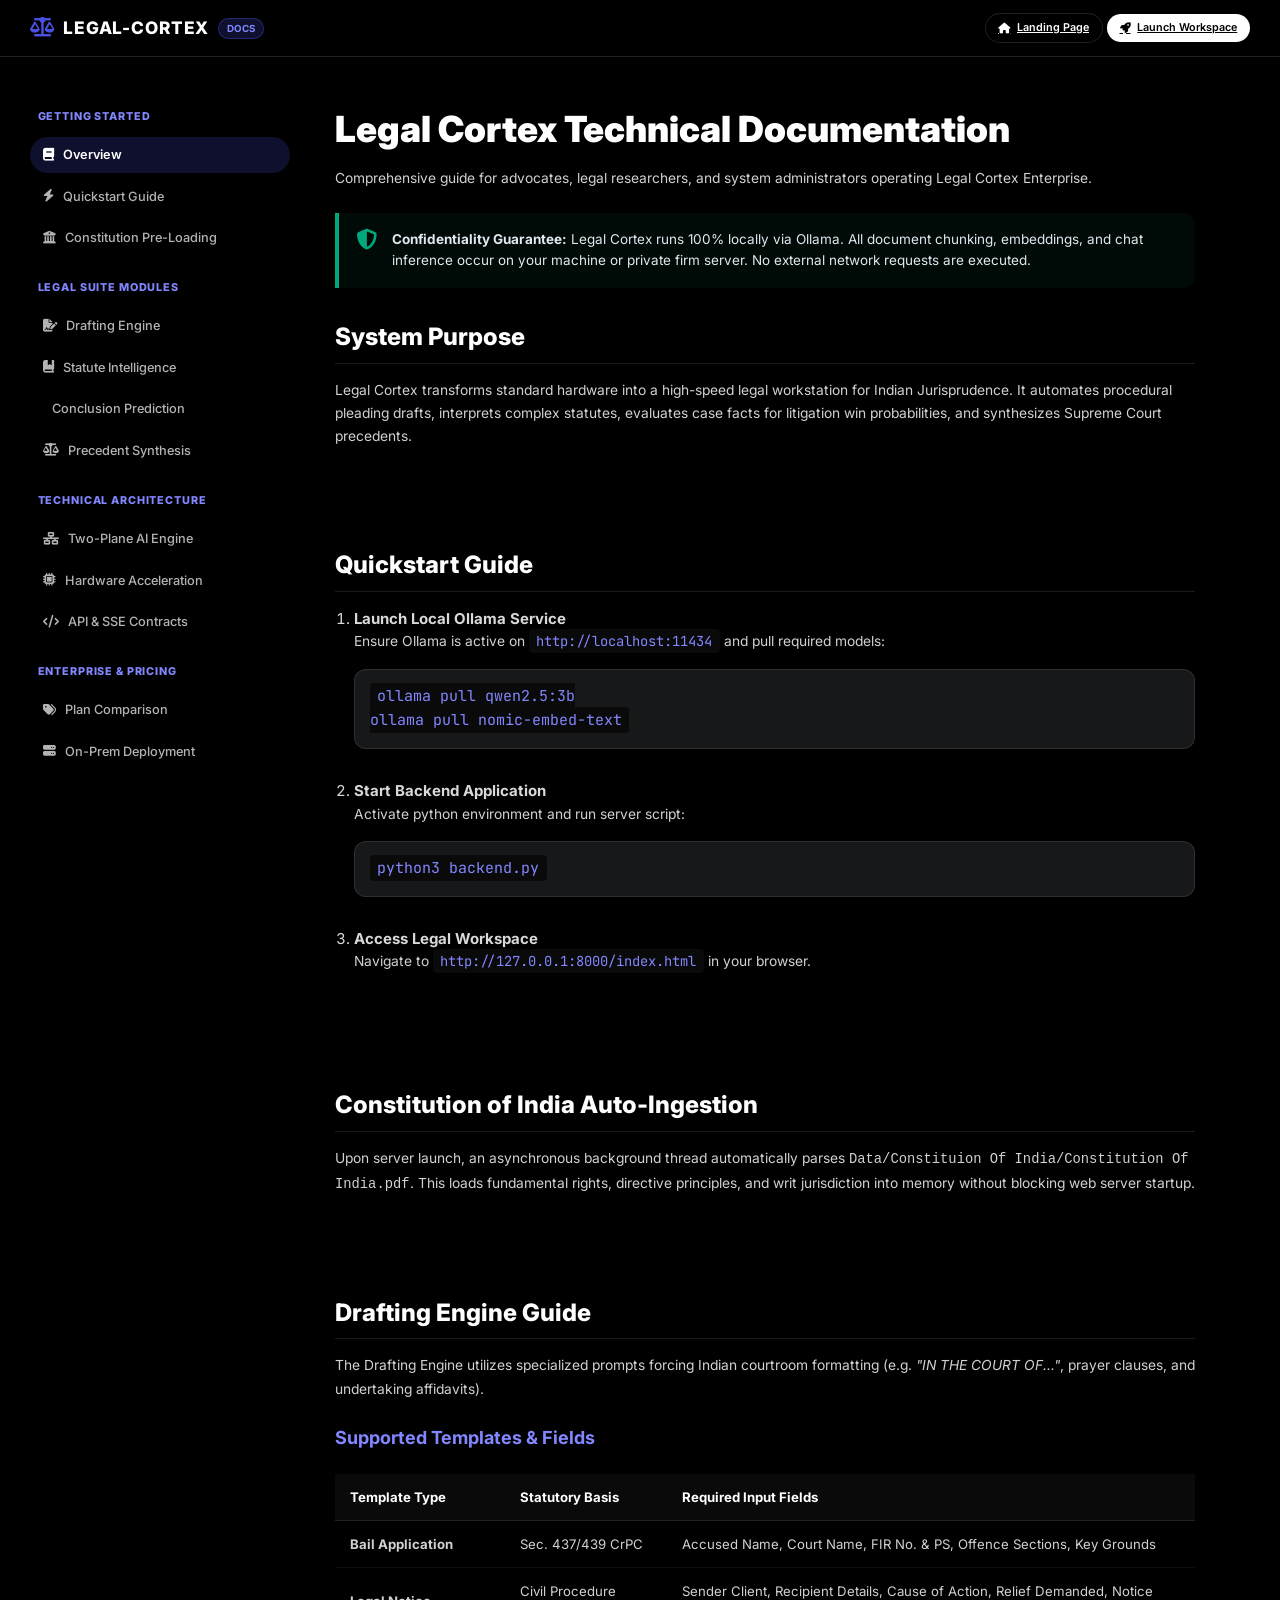
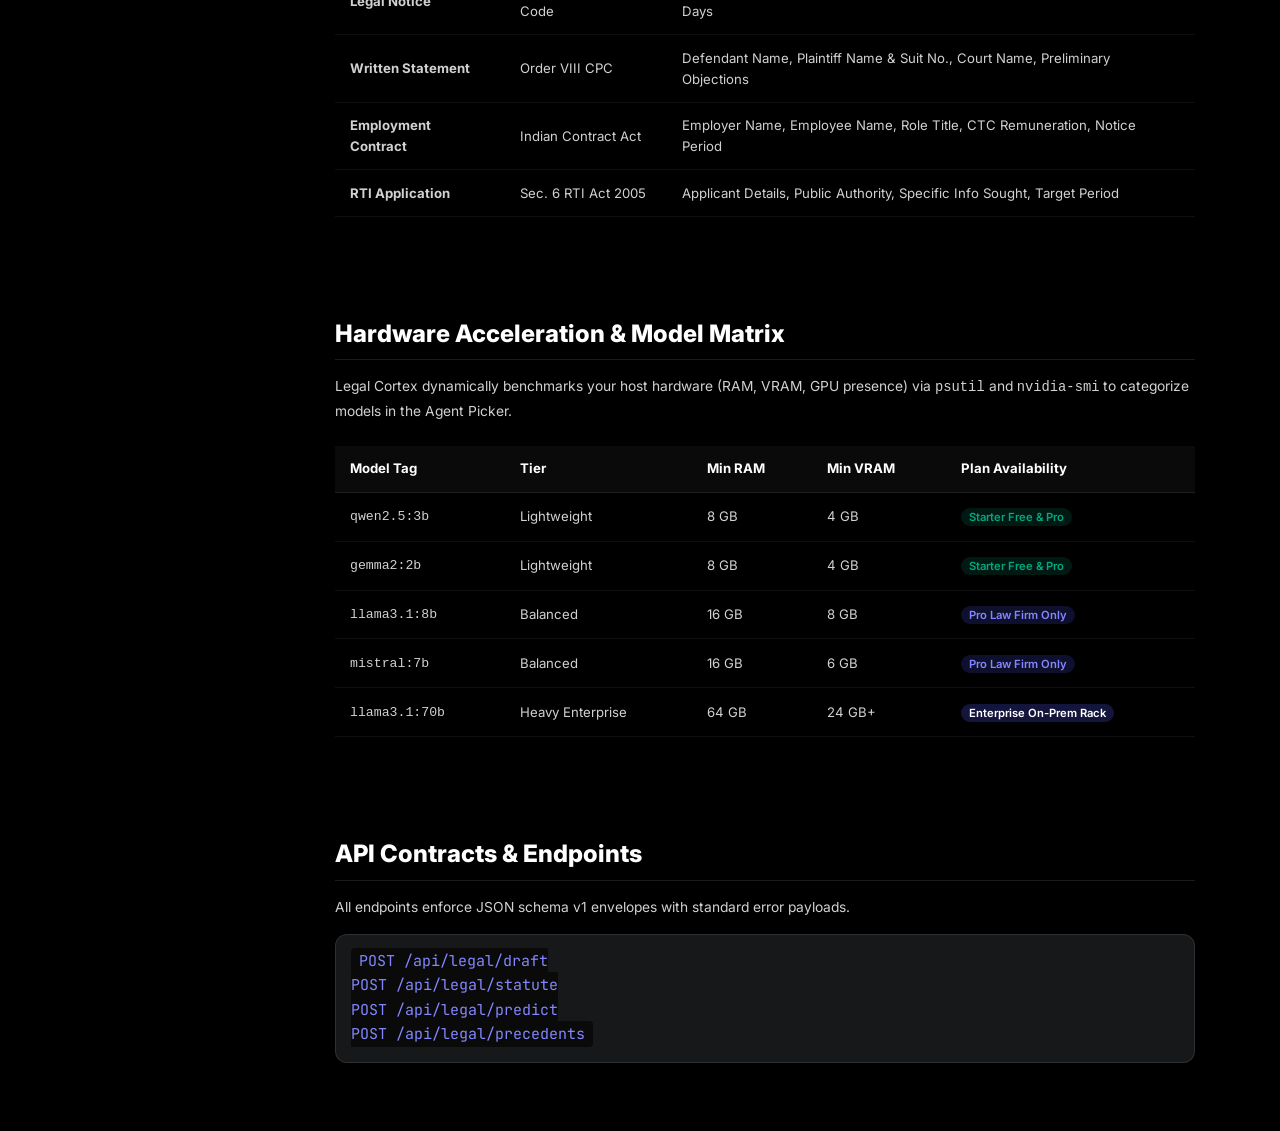
<file: static/docs.html>
<!DOCTYPE html>
<html lang="en">
<head>
    <meta charset="UTF-8">
    <meta name="viewport" content="width=device-width, initial-scale=1.0">
    <title>Documentation Hub — Legal Cortex Enterprise</title>
    <link href="https://fonts.googleapis.com/css2?family=Inter:wght@300;400;500;600;700;800&family=JetBrains+Mono:wght@400;500;600&display=swap" rel="stylesheet">
    <link rel="stylesheet" href="https://cdnjs.cloudflare.com/ajax/libs/font-awesome/6.4.0/css/all.min.css">
    <link rel="stylesheet" href="styles.css?v=4.0">
</head>
<body class="docs-body">
    <!-- DOCS HEADER -->
    <header class="docs-header">
        <div class="docs-nav-container">
            <a href="landing.html" class="brand-logo">
                <i class="fa-solid fa-scale-balanced logo-icon-primary"></i>
                <span class="brand-name">LEGAL-CORTEX</span>
                <span class="docs-tag">DOCS</span>
            </a>
            <div class="docs-header-actions">
                <a href="landing.html" class="btn-secondary btn-sm"><i class="fa-solid fa-house"></i> Landing Page</a>
                <a href="index.html" class="btn-primary btn-sm"><i class="fa-solid fa-rocket"></i> Launch Workspace</a>
            </div>
        </div>
    </header>

    <div class="docs-layout">
        <!-- STICKY SIDEBAR -->
        <aside class="docs-sidebar">
            <nav class="docs-menu">
                <div class="menu-category">Getting Started</div>
                <a href="#overview" class="menu-item active"><i class="fa-solid fa-book"></i> Overview</a>
                <a href="#quickstart" class="menu-item"><i class="fa-solid fa-bolt"></i> Quickstart Guide</a>
                <a href="#constitution" class="menu-item"><i class="fa-solid fa-building-columns"></i> Constitution Pre-Loading</a>

                <div class="menu-category">Legal Suite Modules</div>
                <a href="#drafting" class="menu-item"><i class="fa-solid fa-file-signature"></i> Drafting Engine</a>
                <a href="#statute" class="menu-item"><i class="fa-solid fa-book-bookmark"></i> Statute Intelligence</a>
                <a href="#predict" class="menu-item"><i class="fa-solid fa-crystal-ball"></i> Conclusion Prediction</a>
                <a href="#precedents" class="menu-item"><i class="fa-solid fa-scale-balanced"></i> Precedent Synthesis</a>

                <div class="menu-category">Technical Architecture</div>
                <a href="#architecture" class="menu-item"><i class="fa-solid fa-network-wired"></i> Two-Plane AI Engine</a>
                <a href="#hardware" class="menu-item"><i class="fa-solid fa-microchip"></i> Hardware Acceleration</a>
                <a href="#api" class="menu-item"><i class="fa-solid fa-code"></i> API & SSE Contracts</a>

                <div class="menu-category">Enterprise & Pricing</div>
                <a href="#tiers" class="menu-item"><i class="fa-solid fa-tags"></i> Plan Comparison</a>
                <a href="#enterprise" class="menu-item"><i class="fa-solid fa-server"></i> On-Prem Deployment</a>
            </nav>
        </aside>

        <!-- MAIN DOCS CONTENT -->
        <main class="docs-content">
            <!-- SECTION: OVERVIEW -->
            <section id="overview" class="docs-section">
                <h1>Legal Cortex Technical Documentation</h1>
                <p class="lead-text">Comprehensive guide for advocates, legal researchers, and system administrators operating Legal Cortex Enterprise.</p>

                <div class="docs-callout note">
                    <i class="fa-solid fa-shield-halved"></i>
                    <div>
                        <strong>Confidentiality Guarantee:</strong> Legal Cortex runs 100% locally via Ollama. All document chunking, embeddings, and chat inference occur on your machine or private firm server. No external network requests are executed.
                    </div>
                </div>

                <h2>System Purpose</h2>
                <p>Legal Cortex transforms standard hardware into a high-speed legal workstation for Indian Jurisprudence. It automates procedural pleading drafts, interprets complex statutes, evaluates case facts for litigation win probabilities, and synthesizes Supreme Court precedents.</p>
            </section>

            <!-- SECTION: QUICKSTART -->
            <section id="quickstart" class="docs-section">
                <h2>Quickstart Guide</h2>
                <ol class="docs-steps">
                    <li>
                        <strong>Launch Local Ollama Service</strong>
                        <p>Ensure Ollama is active on <code>http://localhost:11434</code> and pull required models:</p>
                        <pre><code>ollama pull qwen2.5:3b
ollama pull nomic-embed-text</code></pre>
                    </li>
                    <li>
                        <strong>Start Backend Application</strong>
                        <p>Activate python environment and run server script:</p>
                        <pre><code>python3 backend.py</code></pre>
                    </li>
                    <li>
                        <strong>Access Legal Workspace</strong>
                        <p>Navigate to <code>http://127.0.0.1:8000/index.html</code> in your browser.</p>
                    </li>
                </ol>
            </section>

            <!-- SECTION: CONSTITUTION -->
            <section id="constitution" class="docs-section">
                <h2>Constitution of India Auto-Ingestion</h2>
                <p>Upon server launch, an asynchronous background thread automatically parses <code>Data/Constituion Of India/Constitution Of India.pdf</code>. This loads fundamental rights, directive principles, and writ jurisdiction into memory without blocking web server startup.</p>
            </section>

            <!-- SECTION: DRAFTING ENGINE -->
            <section id="drafting" class="docs-section">
                <h2>Drafting Engine Guide</h2>
                <p>The Drafting Engine utilizes specialized prompts forcing Indian courtroom formatting (e.g. <em>"IN THE COURT OF..."</em>, prayer clauses, and undertaking affidavits).</p>
                
                <h3>Supported Templates & Fields</h3>
                <table class="docs-table">
                    <thead>
                        <tr>
                            <th>Template Type</th>
                            <th>Statutory Basis</th>
                            <th>Required Input Fields</th>
                        </tr>
                    </thead>
                    <tbody>
                        <tr>
                            <td><strong>Bail Application</strong></td>
                            <td>Sec. 437/439 CrPC</td>
                            <td>Accused Name, Court Name, FIR No. & PS, Offence Sections, Key Grounds</td>
                        </tr>
                        <tr>
                            <td><strong>Legal Notice</strong></td>
                            <td>Civil Procedure Code</td>
                            <td>Sender Client, Recipient Details, Cause of Action, Relief Demanded, Notice Days</td>
                        </tr>
                        <tr>
                            <td><strong>Written Statement</strong></td>
                            <td>Order VIII CPC</td>
                            <td>Defendant Name, Plaintiff Name & Suit No., Court Name, Preliminary Objections</td>
                        </tr>
                        <tr>
                            <td><strong>Employment Contract</strong></td>
                            <td>Indian Contract Act</td>
                            <td>Employer Name, Employee Name, Role Title, CTC Remuneration, Notice Period</td>
                        </tr>
                        <tr>
                            <td><strong>RTI Application</strong></td>
                            <td>Sec. 6 RTI Act 2005</td>
                            <td>Applicant Details, Public Authority, Specific Info Sought, Target Period</td>
                        </tr>
                    </tbody>
                </table>
            </section>

            <!-- SECTION: HARDWARE -->
            <section id="hardware" class="docs-section">
                <h2>Hardware Acceleration & Model Matrix</h2>
                <p>Legal Cortex dynamically benchmarks your host hardware (RAM, VRAM, GPU presence) via <code>psutil</code> and <code>nvidia-smi</code> to categorize models in the Agent Picker.</p>

                <table class="docs-table">
                    <thead>
                        <tr>
                            <th>Model Tag</th>
                            <th>Tier</th>
                            <th>Min RAM</th>
                            <th>Min VRAM</th>
                            <th>Plan Availability</th>
                        </tr>
                    </thead>
                    <tbody>
                        <tr>
                            <td><code>qwen2.5:3b</code></td>
                            <td>Lightweight</td>
                            <td>8 GB</td>
                            <td>4 GB</td>
                            <td><span class="tag-green">Starter Free & Pro</span></td>
                        </tr>
                        <tr>
                            <td><code>gemma2:2b</code></td>
                            <td>Lightweight</td>
                            <td>8 GB</td>
                            <td>4 GB</td>
                            <td><span class="tag-green">Starter Free & Pro</span></td>
                        </tr>
                        <tr>
                            <td><code>llama3.1:8b</code></td>
                            <td>Balanced</td>
                            <td>16 GB</td>
                            <td>8 GB</td>
                            <td><span class="tag-gold">Pro Law Firm Only</span></td>
                        </tr>
                        <tr>
                            <td><code>mistral:7b</code></td>
                            <td>Balanced</td>
                            <td>16 GB</td>
                            <td>6 GB</td>
                            <td><span class="tag-gold">Pro Law Firm Only</span></td>
                        </tr>
                        <tr>
                            <td><code>llama3.1:70b</code></td>
                            <td>Heavy Enterprise</td>
                            <td>64 GB</td>
                            <td>24 GB+</td>
                            <td><span class="tag-purple">Enterprise On-Prem Rack</span></td>
                        </tr>
                    </tbody>
                </table>
            </section>

            <!-- SECTION: API -->
            <section id="api" class="docs-section">
                <h2>API Contracts & Endpoints</h2>
                <p>All endpoints enforce JSON schema v1 envelopes with standard error payloads.</p>
                <pre><code>POST /api/legal/draft
POST /api/legal/statute
POST /api/legal/predict
POST /api/legal/precedents</code></pre>
            </section>
        </main>
    </div>
</body>
</html>
</file>
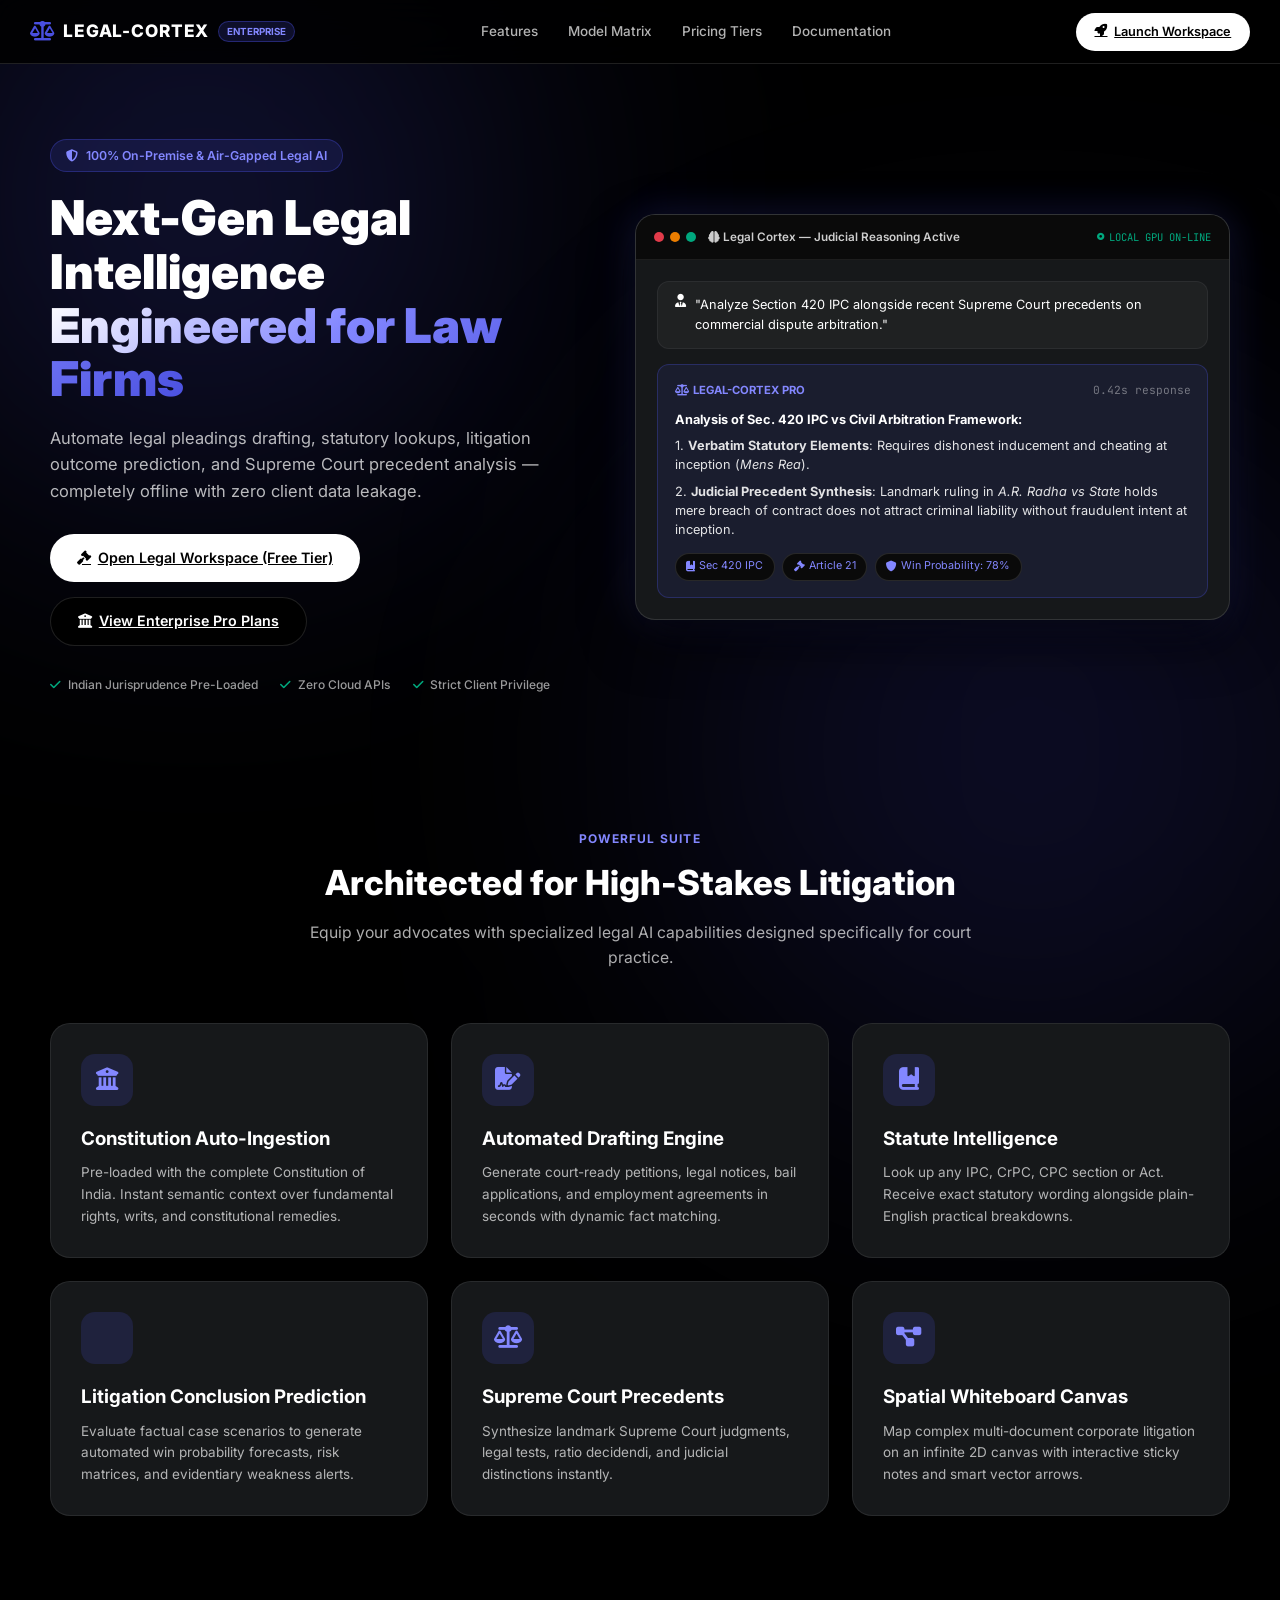
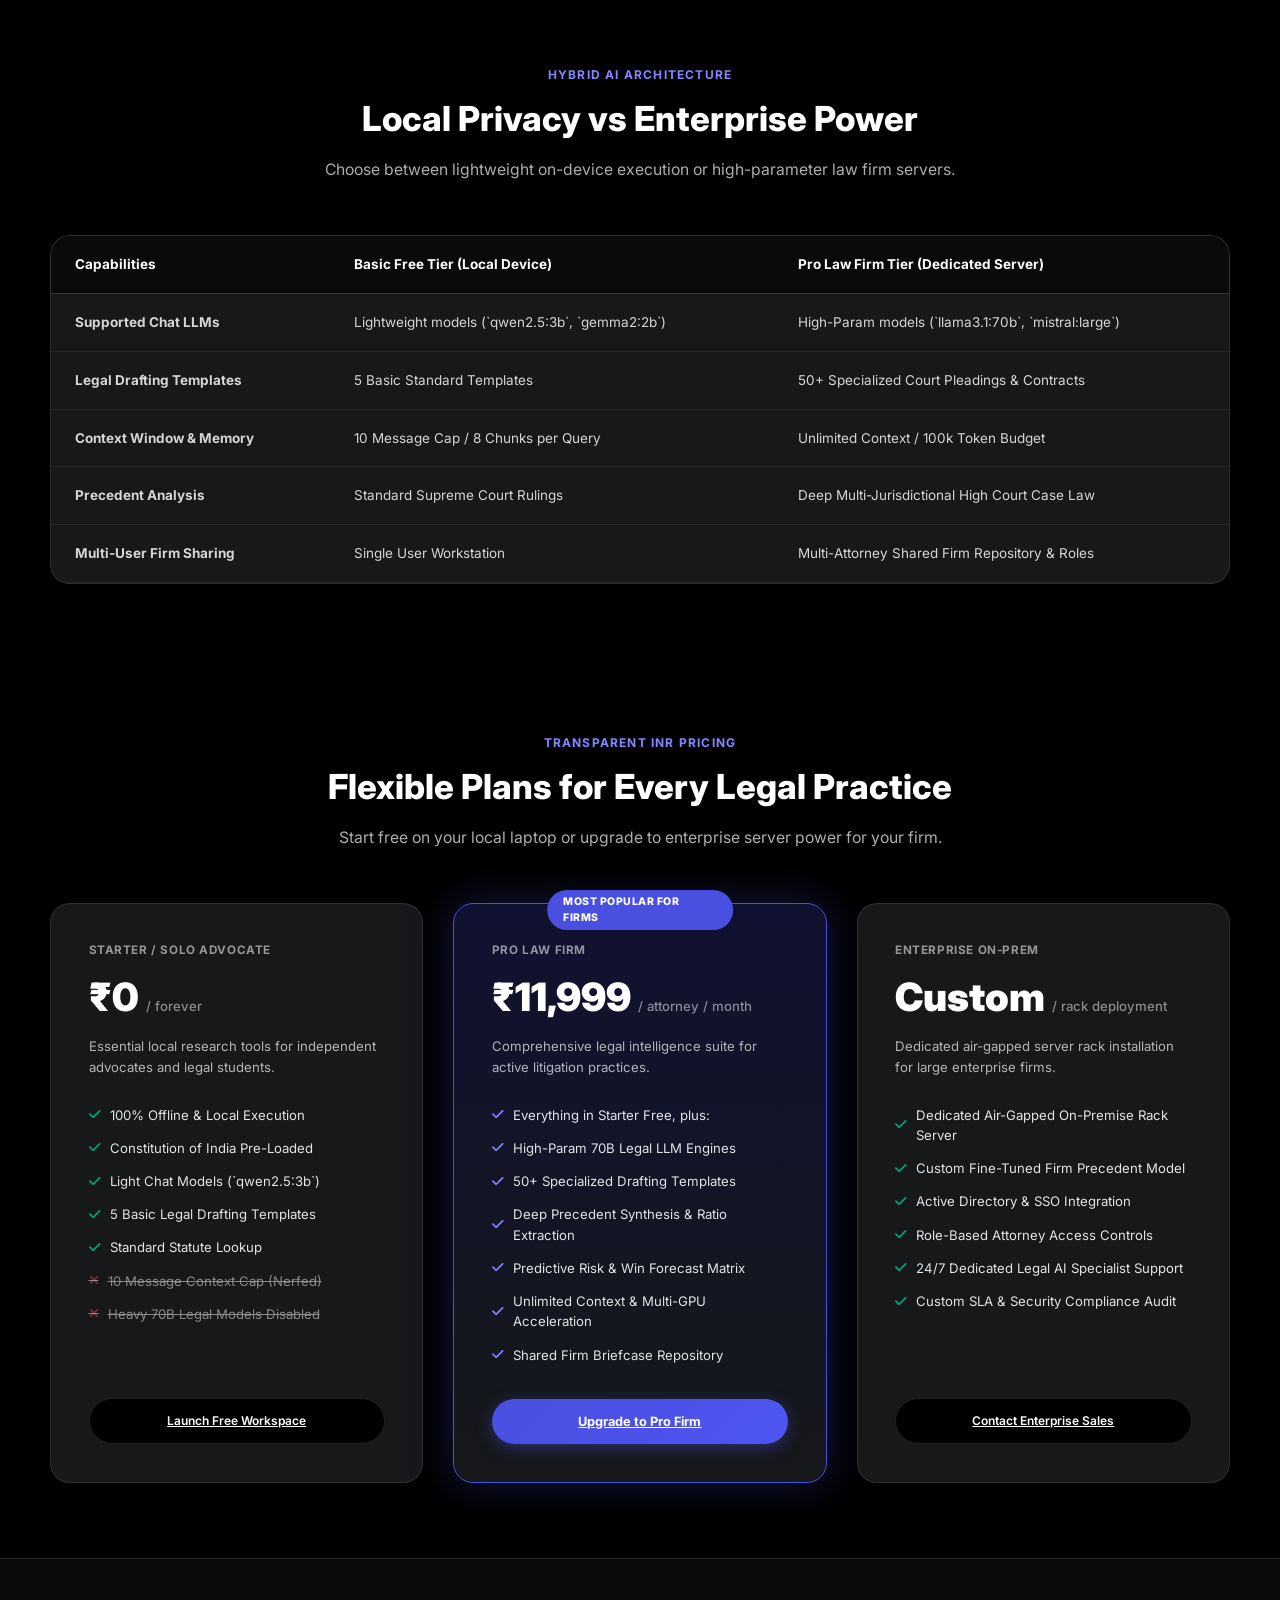
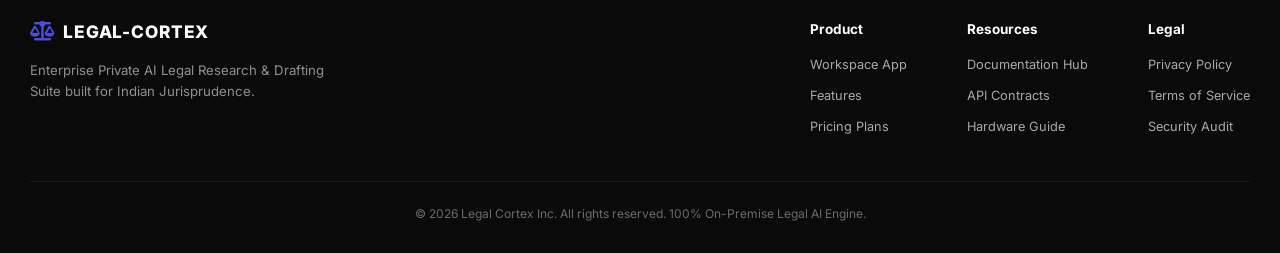
<file: static/landing.html>
<!DOCTYPE html>
<html lang="en">
<head>
    <meta charset="UTF-8">
    <meta name="viewport" content="width=device-width, initial-scale=1.0">
    <title>Legal Cortex — Private AI Legal Research & Drafting Agent for Law Firms</title>
    <meta name="description" content="Enterprise-grade local legal AI assistant for Indian jurisprudence. Automate legal drafting, statute interpretation, litigation prediction, and judicial precedent synthesis 100% offline.">
    <link href="https://fonts.googleapis.com/css2?family=Inter:wght@300;400;500;600;700;800;900&family=JetBrains+Mono:wght@400;500;600&display=swap" rel="stylesheet">
    <link rel="stylesheet" href="https://cdnjs.cloudflare.com/ajax/libs/font-awesome/6.4.0/css/all.min.css">
    <link rel="stylesheet" href="styles.css?v=5.0">
</head>
<body class="landing-body">
    <!-- Background glow shapes -->
    <div class="landing-bg-glow glow-1"></div>
    <div class="landing-bg-glow glow-2"></div>

    <!-- LANDING HEADER -->
    <header class="landing-header">
        <div class="landing-nav-container">
            <a href="#" class="brand-logo">
                <i class="fa-solid fa-scale-balanced logo-icon-primary"></i>
                <span class="brand-name">LEGAL-CORTEX</span>
                <span class="brand-badge">ENTERPRISE</span>
            </a>
            <nav class="landing-nav-links">
                <a href="#features">Features</a>
                <a href="#matrix">Model Matrix</a>
                <a href="#pricing">Pricing Tiers</a>
                <a href="docs.html" target="_blank">Documentation</a>
            </nav>
            <div class="landing-nav-actions">
                <a href="index.html" class="btn-primary btn-launch">
                    <i class="fa-solid fa-rocket"></i> Launch Workspace
                </a>
            </div>
        </div>
    </header>

    <main>
        <!-- HERO SECTION -->
        <section class="hero-section">
            <div class="hero-content">
                <div class="hero-badge">
                    <i class="fa-solid fa-shield-halved"></i> 100% On-Premise & Air-Gapped Legal AI
                </div>
                <h1 class="hero-title">
                    Next-Gen Legal Intelligence <br>
                    <span class="gradient-text">Engineered for Law Firms</span>
                </h1>
                <p class="hero-subtitle">
                    Automate legal pleadings drafting, statutory lookups, litigation outcome prediction, and Supreme Court precedent analysis — completely offline with zero client data leakage.
                </p>
                <div class="hero-cta-group">
                    <a href="index.html" class="btn-primary btn-hero-main">
                        <i class="fa-solid fa-gavel"></i> Open Legal Workspace (Free Tier)
                    </a>
                    <a href="#pricing" class="btn-secondary btn-hero-sub">
                        <i class="fa-solid fa-building-columns"></i> View Enterprise Pro Plans
                    </a>
                </div>
                <div class="hero-trust-bar">
                    <span><i class="fa-solid fa-check"></i> Indian Jurisprudence Pre-Loaded</span>
                    <span><i class="fa-solid fa-check"></i> Zero Cloud APIs</span>
                    <span><i class="fa-solid fa-check"></i> Strict Client Privilege</span>
                </div>
            </div>

            <!-- GRAPHICAL HERO MOCKUP -->
            <div class="hero-graphic-container">
                <div class="hero-window-card">
                    <div class="window-header">
                        <div class="window-dots">
                            <span class="dot red"></span>
                            <span class="dot yellow"></span>
                            <span class="dot green"></span>
                        </div>
                        <span class="window-title"><i class="fa-solid fa-brain"></i> Legal Cortex — Judicial Reasoning Active</span>
                        <span class="window-status"><i class="fa-solid fa-circle-dot live-dot"></i> LOCAL GPU ON-LINE</span>
                    </div>
                    <div class="window-body">
                        <div class="mock-user-query">
                            <i class="fa-solid fa-user-tie"></i>
                            <span>"Analyze Section 420 IPC alongside recent Supreme Court precedents on commercial dispute arbitration."</span>
                        </div>
                        <div class="mock-ai-response">
                            <div class="response-header">
                                <span class="ai-badge"><i class="fa-solid fa-scale-balanced"></i> LEGAL-CORTEX PRO</span>
                                <span class="time-badge">0.42s response</span>
                            </div>
                            <div class="mock-text-line bold">Analysis of Sec. 420 IPC vs Civil Arbitration Framework:</div>
                            <div class="mock-text-line">1. <strong>Verbatim Statutory Elements</strong>: Requires dishonest inducement and cheating at inception (<em>Mens Rea</em>).</div>
                            <div class="mock-text-line">2. <strong>Judicial Precedent Synthesis</strong>: Landmark ruling in <em>A.R. Radha vs State</em> holds mere breach of contract does not attract criminal liability without fraudulent intent at inception.</div>
                            <div class="mock-pills">
                                <span class="mock-pill"><i class="fa-solid fa-book-bookmark"></i> Sec 420 IPC</span>
                                <span class="mock-pill"><i class="fa-solid fa-gavel"></i> Article 21</span>
                                <span class="mock-pill"><i class="fa-solid fa-shield"></i> Win Probability: 78%</span>
                            </div>
                        </div>
                    </div>
                </div>
            </div>
        </section>

        <!-- FEATURES GRID -->
        <section class="features-section" id="features">
            <div class="section-header">
                <span class="section-tag font-mono">POWERFUL SUITE</span>
                <h2>Architected for High-Stakes Litigation</h2>
                <p>Equip your advocates with specialized legal AI capabilities designed specifically for court practice.</p>
            </div>

            <div class="features-grid">
                <div class="feature-card">
                    <div class="feature-icon"><i class="fa-solid fa-building-columns"></i></div>
                    <h3>Constitution Auto-Ingestion</h3>
                    <p>Pre-loaded with the complete Constitution of India. Instant semantic context over fundamental rights, writs, and constitutional remedies.</p>
                </div>
                <div class="feature-card">
                    <div class="feature-icon"><i class="fa-solid fa-file-signature"></i></div>
                    <h3>Automated Drafting Engine</h3>
                    <p>Generate court-ready petitions, legal notices, bail applications, and employment agreements in seconds with dynamic fact matching.</p>
                </div>
                <div class="feature-card">
                    <div class="feature-icon"><i class="fa-solid fa-book-bookmark"></i></div>
                    <h3>Statute Intelligence</h3>
                    <p>Look up any IPC, CrPC, CPC section or Act. Receive exact statutory wording alongside plain-English practical breakdowns.</p>
                </div>
                <div class="feature-card">
                    <div class="feature-icon"><i class="fa-solid fa-crystal-ball"></i></div>
                    <h3>Litigation Conclusion Prediction</h3>
                    <p>Evaluate factual case scenarios to generate automated win probability forecasts, risk matrices, and evidentiary weakness alerts.</p>
                </div>
                <div class="feature-card">
                    <div class="feature-icon"><i class="fa-solid fa-scale-balanced"></i></div>
                    <h3>Supreme Court Precedents</h3>
                    <p>Synthesize landmark Supreme Court judgments, legal tests, ratio decidendi, and judicial distinctions instantly.</p>
                </div>
                <div class="feature-card">
                    <div class="feature-icon"><i class="fa-solid fa-diagram-project"></i></div>
                    <h3>Spatial Whiteboard Canvas</h3>
                    <p>Map complex multi-document corporate litigation on an infinite 2D canvas with interactive sticky notes and smart vector arrows.</p>
                </div>
            </div>
        </section>

        <!-- MODEL MATRIX / HARDWARE -->
        <section class="matrix-section" id="matrix">
            <div class="section-header">
                <span class="section-tag font-mono">HYBRID AI ARCHITECTURE</span>
                <h2>Local Privacy vs Enterprise Power</h2>
                <p>Choose between lightweight on-device execution or high-parameter law firm servers.</p>
            </div>

            <div class="matrix-table-wrapper">
                <table class="matrix-table">
                    <thead>
                        <tr>
                            <th>Capabilities</th>
                            <th>Basic Free Tier (Local Device)</th>
                            <th>Pro Law Firm Tier (Dedicated Server)</th>
                        </tr>
                    </thead>
                    <tbody>
                        <tr>
                            <td><strong>Supported Chat LLMs</strong></td>
                            <td>Lightweight models (`qwen2.5:3b`, `gemma2:2b`)</td>
                            <td>High-Param models (`llama3.1:70b`, `mistral:large`)</td>
                        </tr>
                        <tr>
                            <td><strong>Legal Drafting Templates</strong></td>
                            <td>5 Basic Standard Templates</td>
                            <td>50+ Specialized Court Pleadings & Contracts</td>
                        </tr>
                        <tr>
                            <td><strong>Context Window & Memory</strong></td>
                            <td>10 Message Cap / 8 Chunks per Query</td>
                            <td>Unlimited Context / 100k Token Budget</td>
                        </tr>
                        <tr>
                            <td><strong>Precedent Analysis</strong></td>
                            <td>Standard Supreme Court Rulings</td>
                            <td>Deep Multi-Jurisdictional High Court Case Law</td>
                        </tr>
                        <tr>
                            <td><strong>Multi-User Firm Sharing</strong></td>
                            <td>Single User Workstation</td>
                            <td>Multi-Attorney Shared Firm Repository & Roles</td>
                        </tr>
                    </tbody>
                </table>
            </div>
        </section>

        <!-- PRICING SECTION (INR PRICING) -->
        <section class="pricing-section" id="pricing">
            <div class="section-header">
                <span class="section-tag font-mono">TRANSPARENT INR PRICING</span>
                <h2>Flexible Plans for Every Legal Practice</h2>
                <p>Start free on your local laptop or upgrade to enterprise server power for your firm.</p>
            </div>

            <div class="pricing-grid">
                <!-- STARTER FREE PLAN -->
                <div class="pricing-card">
                    <div class="pricing-header">
                        <span class="plan-type">STARTER / SOLO ADVOCATE</span>
                        <div class="plan-price">₹0 <span>/ forever</span></div>
                        <p class="plan-desc">Essential local research tools for independent advocates and legal students.</p>
                    </div>
                    <ul class="plan-features">
                        <li><i class="fa-solid fa-check text-green"></i> 100% Offline & Local Execution</li>
                        <li><i class="fa-solid fa-check text-green"></i> Constitution of India Pre-Loaded</li>
                        <li><i class="fa-solid fa-check text-green"></i> Light Chat Models (`qwen2.5:3b`)</li>
                        <li><i class="fa-solid fa-check text-green"></i> 5 Basic Legal Drafting Templates</li>
                        <li><i class="fa-solid fa-check text-green"></i> Standard Statute Lookup</li>
                        <li class="nerfed-feature"><i class="fa-solid fa-xmark text-red"></i> 10 Message Context Cap (Nerfed)</li>
                        <li class="nerfed-feature"><i class="fa-solid fa-xmark text-red"></i> Heavy 70B Legal Models Disabled</li>
                    </ul>
                    <a href="index.html" class="btn-secondary btn-plan">Launch Free Workspace</a>
                </div>

                <!-- PRO LAW FIRM PLAN (FEATURED - DESIGN.MD PRIMARY COLOR) -->
                <div class="pricing-card featured">
                    <div class="featured-badge">MOST POPULAR FOR FIRMS</div>
                    <div class="pricing-header">
                        <span class="plan-type">PRO LAW FIRM</span>
                        <div class="plan-price">₹11,999 <span>/ attorney / month</span></div>
                        <p class="plan-desc">Comprehensive legal intelligence suite for active litigation practices.</p>
                    </div>
                    <ul class="plan-features">
                        <li><i class="fa-solid fa-check text-bright"></i> Everything in Starter Free, plus:</li>
                        <li><i class="fa-solid fa-check text-bright"></i> High-Param 70B Legal LLM Engines</li>
                        <li><i class="fa-solid fa-check text-bright"></i> 50+ Specialized Drafting Templates</li>
                        <li><i class="fa-solid fa-check text-bright"></i> Deep Precedent Synthesis & Ratio Extraction</li>
                        <li><i class="fa-solid fa-check text-bright"></i> Predictive Risk & Win Forecast Matrix</li>
                        <li><i class="fa-solid fa-check text-bright"></i> Unlimited Context & Multi-GPU Acceleration</li>
                        <li><i class="fa-solid fa-check text-bright"></i> Shared Firm Briefcase Repository</li>
                    </ul>
                    <a href="docs.html#enterprise" class="btn-primary btn-plan primary-btn-pill">Upgrade to Pro Firm</a>
                </div>

                <!-- ENTERPRISE CUSTOM PLAN -->
                <div class="pricing-card">
                    <div class="pricing-header">
                        <span class="plan-type">ENTERPRISE ON-PREM</span>
                        <div class="plan-price">Custom <span>/ rack deployment</span></div>
                        <p class="plan-desc">Dedicated air-gapped server rack installation for large enterprise firms.</p>
                    </div>
                    <ul class="plan-features">
                        <li><i class="fa-solid fa-check text-green"></i> Dedicated Air-Gapped On-Premise Rack Server</li>
                        <li><i class="fa-solid fa-check text-green"></i> Custom Fine-Tuned Firm Precedent Model</li>
                        <li><i class="fa-solid fa-check text-green"></i> Active Directory & SSO Integration</li>
                        <li><i class="fa-solid fa-check text-green"></i> Role-Based Attorney Access Controls</li>
                        <li><i class="fa-solid fa-check text-green"></i> 24/7 Dedicated Legal AI Specialist Support</li>
                        <li><i class="fa-solid fa-check text-green"></i> Custom SLA & Security Compliance Audit</li>
                    </ul>
                    <a href="docs.html#contact" class="btn-secondary btn-plan">Contact Enterprise Sales</a>
                </div>
            </div>
        </section>
    </main>

    <!-- LANDING FOOTER -->
    <footer class="landing-footer">
        <div class="footer-container">
            <div class="footer-brand">
                <div class="brand-logo">
                    <i class="fa-solid fa-scale-balanced logo-icon-primary"></i>
                    <span class="brand-name">LEGAL-CORTEX</span>
                </div>
                <p>Enterprise Private AI Legal Research & Drafting Suite built for Indian Jurisprudence.</p>
            </div>
            <div class="footer-links">
                <div class="footer-col">
                    <h4>Product</h4>
                    <a href="index.html">Workspace App</a>
                    <a href="#features">Features</a>
                    <a href="#pricing">Pricing Plans</a>
                </div>
                <div class="footer-col">
                    <h4>Resources</h4>
                    <a href="docs.html">Documentation Hub</a>
                    <a href="docs.html#api">API Contracts</a>
                    <a href="docs.html#hardware">Hardware Guide</a>
                </div>
                <div class="footer-col">
                    <h4>Legal</h4>
                    <a href="#">Privacy Policy</a>
                    <a href="#">Terms of Service</a>
                    <a href="#">Security Audit</a>
                </div>
            </div>
        </div>
        <div class="footer-bottom">
            <p>&copy; 2026 Legal Cortex Inc. All rights reserved. 100% On-Premise Legal AI Engine.</p>
        </div>
    </footer>
</body>
</html>
</file>
<file: static/styles.css>
/* ==========================================================================
   LOCAL-CORTEX — OPEN-SOURCE LOCAL INTELLIGENCE ENGINE
   ========================================================================== */

:root {
    /* Color Palette - Revolut-Inspired Design Tokens */
    --bg-main: #000000;              /* canvas-dark */
    --bg-header: #000000;            /* canvas-dark */
    --panel-bg: #16181a;             /* surface-elevated */
    --panel-border: rgba(255, 255, 255, 0.12); /* hairline-dark */
    --panel-border-hover: rgba(255, 255, 255, 0.24); /* stronger border for hover */

    --accent-primary: #ffffff;       /* button-primary (white pill) */
    --accent-primary-rgb: 255, 255, 255;
    --on-primary: #000000;           /* canvas-dark (text on white button) */
    
    --accent-primary-active: #c9c9cd; /* faint */
    --accent-primary-neutral: #16181a; /* surface-elevated */
    --accent-primary-pale: #16181a;  /* background for badges */
    
    --accent-secondary: #494fdf;     /* cobalt-violet */
    --accent-warn: #ec7e00;          /* accent-warning */
    --accent-warn-deep: #b09000;     /* accent-yellow */
    --accent-error: #e23b4a;         /* accent-danger */
    --accent-success: #428619;       /* accent-light-green */

    --text-primary: #ffffff;         /* on-dark */
    --text-secondary: rgba(255, 255, 255, 0.72); /* on-dark-mute */
    --text-muted: #8d969e;           /* stone */
    --text-code: #ffffff;            /* code text on dark */

    --font-sans: 'Inter', system-ui, -apple-system, sans-serif;
    --font-display: 'Inter', system-ui, -apple-system, sans-serif;
    --font-mono: 'JetBrains Mono', monospace;

    --glass-blur: none;              
    --glass-shadow: none;            /* Depth via luminance shifts, not shadows */
    --radius-sm: 8px;
    --radius-md: 12px;
    --radius-lg: 20px;
    --radius-xl: 28px;
    --radius-pill: 9999px;

    --transition-fast: 0.12s ease;
    --transition-normal: 0.25s cubic-bezier(0.4, 0, 0.2, 1);
}

/* ==========================================================================
   BASE & AMBIENT BACKGROUND
   ========================================================================== */
*, *::before, *::after {
    box-sizing: border-box;
    margin: 0;
    padding: 0;
}

html {
    font-size: 15px;
}

body {
    background-color: var(--bg-main);
    background-image: none;
    color: var(--text-primary);
    font-family: var(--font-sans);
    min-height: 100vh;
    overflow-x: hidden;
    line-height: 1.55;
}

#bgCanvas, .scanline-overlay {
    display: none !important;
}

.app-container {
    position: relative;
    z-index: 2;
    display: flex;
    flex-direction: column;
    height: 100vh;
    padding: 1.25rem 1.5rem;
    max-width: 1900px;
    margin: 0 auto;
    gap: 0.85rem;
}

::-webkit-scrollbar { width: 5px; height: 5px; }
::-webkit-scrollbar-track { background: var(--bg-main); }
::-webkit-scrollbar-thumb { background: var(--accent-primary-neutral); border-radius: 4px; }
::-webkit-scrollbar-thumb:hover { background: var(--accent-primary); }

/* ==========================================================================
   HEADER
   ========================================================================== */
.top-header {
    background: var(--bg-header);
    border: 1px solid var(--panel-border);
    border-bottom: 2px solid var(--panel-border);
    border-radius: var(--radius-md);
    padding: 0.85rem 1.35rem;
    display: flex;
    justify-content: space-between;
    align-items: center;
    box-shadow: var(--glass-shadow);
    position: relative;
    overflow: hidden;
}

.top-header::after {
    content: '';
    position: absolute;
    bottom: 0;
    left: 0;
    width: 100%;
    height: 2px;
    background: linear-gradient(90deg, var(--accent-primary) 0%, var(--accent-primary-active) 60%, transparent 100%);
    opacity: 0.6;
}

.brand-section {
    display: flex;
    align-items: center;
    gap: 1rem;
}

.logo-pulse {
    position: relative;
    width: 40px;
    height: 40px;
    background: var(--accent-primary);
    border-radius: var(--radius-pill);
    display: flex;
    align-items: center;
    justify-content: center;
}

.logo-icon {
    font-size: 1.05rem;
    color: var(--on-primary);
}

.pulse-ring {
    display: none;
}

.title-meta h1 {
    font-family: var(--font-display);
    font-size: 1.4rem;
    font-weight: 900;
    letter-spacing: -0.8px;
    color: var(--text-primary);
    text-transform: none;
}

.title-meta .subtitle {
    font-size: 0.72rem;
    color: var(--text-secondary);
    font-weight: 600;
    letter-spacing: 0px;
    margin-top: 1px;
}

.header-actions {
    display: flex;
    align-items: center;
    gap: 0.75rem;
}

.status-badge {
    background: var(--accent-primary-pale);
    border: 1px solid var(--panel-border-hover);
    border-radius: var(--radius-pill);
    padding: 0.45rem 1rem;
    display: flex;
    align-items: center;
    gap: 0.45rem;
    font-size: 0.72rem;
    font-weight: 700;
    color: var(--accent-secondary);
}

.status-dot {
    width: 7px;
    height: 7px;
    border-radius: 50%;
    background-color: var(--accent-success);
}

.status-dot.online {
    animation: dotPulse 1.8s infinite alternate;
}

.btn-upload-trigger {
    width: 36px;
    height: 36px;
    border-radius: var(--radius-pill);
    background: var(--bg-main);
    border: 1px solid var(--panel-border);
    font-size: 0.95rem;
    color: var(--text-primary);
}

.btn-upload-trigger:hover {
    background: var(--accent-primary-pale);
    border-color: var(--panel-border-hover);
}

/* ==========================================================================
   TELEMETRY
   ========================================================================== */
.telemetry-bar {
    display: grid;
    grid-template-columns: repeat(4, 1fr);
    gap: 0.85rem;
}

.metric-card {
    background: var(--panel-bg);
    border: 1px solid var(--panel-border);
    border-radius: var(--radius-lg);
    padding: 1rem 1.25rem;
    display: flex;
    align-items: center;
    gap: 1rem;
    box-shadow: var(--glass-shadow);
    transition: border-color var(--transition-fast);
}

.metric-card:hover {
    border-color: var(--panel-border-hover);
}

.metric-icon {
    font-size: 1.25rem;
    color: var(--text-primary);
    width: 44px;
    height: 44px;
    background: var(--panel-bg);
    border: 1px solid var(--panel-border);
    border-radius: 50%;
    display: flex;
    align-items: center;
    justify-content: center;
    flex-shrink: 0;
}

.metric-info {
    display: flex;
    flex-direction: column;
    min-width: 0;
}

.metric-label {
    font-size: 0.72rem;
    text-transform: uppercase;
    color: var(--text-secondary);
    letter-spacing: 0px;
    font-weight: 600;
}

.metric-value {
    font-family: var(--font-display);
    font-size: 1.3rem;
    font-weight: 900;
    color: var(--text-primary);
    line-height: 1.3;
    letter-spacing: -0.2px;
}

.metric-value-sm {
    font-size: 0.85rem;
    font-weight: 700;
    white-space: nowrap;
    overflow: hidden;
    text-overflow: ellipsis;
    max-width: 160px;
}

.metric-delta {
    font-size: 0.72rem;
    color: var(--text-muted);
}

.delta-pos { color: var(--accent-success) !important; font-weight: 600; }
.delta-neg { color: var(--text-muted) !important; }
.delta-active { color: var(--text-primary) !important; font-weight: 600; }

.metric-card.thinking {
    border-color: var(--accent-primary);
    animation: metricPulse 1.5s ease-in-out infinite;
}

/* ==========================================================================
   MAIN GRID
   ========================================================================== */
.cockpit-grid {
    display: grid;
    grid-template-columns: 1fr 1.15fr;
    gap: 1rem;
    flex: 1;
    min-height: 0;
}

.panel-card {
    background: var(--panel-bg);
    border: 1px solid var(--panel-border);
    border-radius: var(--radius-lg);
    display: flex;
    flex-direction: column;
    box-shadow: var(--glass-shadow);
    overflow: hidden;
}

.panel-header {
    background: var(--panel-bg);
    border-bottom: 1px solid var(--panel-border);
    padding: 0.85rem 1.25rem;
    display: flex;
    justify-content: space-between;
    align-items: center;
    min-height: 52px;
}

.panel-title {
    display: flex;
    align-items: center;
    gap: 0.65rem;
}

.panel-title i {
    color: var(--text-primary);
    font-size: 1rem;
}

.panel-title h2 {
    font-family: var(--font-display);
    font-size: 0.82rem;
    font-weight: 800;
    letter-spacing: 0.5px;
    text-transform: uppercase;
    color: var(--text-primary);
}

.panel-body {
    flex: 1;
    overflow: hidden;
    position: relative;
    display: flex;
    flex-direction: column;
}

.panel-actions {
    display: flex;
    align-items: center;
    gap: 0.65rem;
}

/* Buttons */
.btn-primary, .btn-secondary, .btn-icon, .btn-send {
    border: none;
    border-radius: var(--radius-pill);
    cursor: pointer;
    font-family: var(--font-sans);
    font-weight: 600;
    transition: all var(--transition-fast);
    display: inline-flex;
    align-items: center;
    justify-content: center;
    gap: 0.45rem;
}

.btn-primary {
    background: var(--accent-primary);
    color: var(--on-primary);
    padding: 0.6rem 1.25rem;
    font-size: 0.85rem;
    box-shadow: none;
}

.btn-primary:hover:not(:disabled) {
    background: var(--accent-primary-active);
}

.btn-secondary {
    background: var(--bg-main);
    border: 1px solid var(--panel-border);
    color: var(--text-primary);
    padding: 0.5rem 1rem;
    font-size: 0.8rem;
}

.btn-secondary:hover:not(:disabled) {
    background: #d8dbd6;
}

.btn-icon {
    background: transparent;
    color: var(--text-primary);
    padding: 0.35rem;
    font-size: 1rem;
}

.btn-icon:hover {
    color: var(--accent-primary-active);
}

.btn-sm { padding: 0.4rem 0.85rem; font-size: 0.72rem; }

button:disabled, textarea:disabled {
    opacity: 0.35;
    cursor: not-allowed;
    transform: none !important;
    box-shadow: none !important;
}

.search-container {
    position: relative;
    display: flex;
    align-items: center;
}

.search-icon {
    position: absolute;
    left: 9px;
    color: var(--text-muted);
    font-size: 0.72rem;
    pointer-events: none;
}

#docSearch {
    background: var(--bg-main);
    border: 1px solid var(--panel-border);
    border-radius: var(--radius-md);
    color: var(--text-primary);
    font-family: var(--font-sans);
    font-size: 0.78rem;
    padding:  14px 16px 14px 32px;
    width: 150px;
    transition: all var(--transition-normal);
}

#docSearch:focus {
    outline: none;
    border-color: var(--accent-secondary);
    width: 210px;
}

/* ==========================================================================
   DOCUMENT VIEWER
   ========================================================================== */
.document-viewer-wrapper {
    background: var(--panel-bg);
}

.doc-active-banner {
    background: var(--accent-primary-pale);
    border-bottom: 1px solid var(--panel-border);
    padding: 0.55rem 1.15rem;
    font-size: 0.75rem;
    font-weight: 600;
    color: var(--text-primary);
    display: flex;
    align-items: center;
    gap: 0.5rem;
    letter-spacing: 0px;
}

.doc-scan-indicator {
    margin-left: auto;
    display: flex;
    align-items: center;
    gap: 0.4rem;
    font-size: 0.65rem;
    color: var(--accent-secondary);
    animation: fadeInOut 1.2s ease-in-out infinite;
}

.scan-dot {
    width: 6px;
    height: 6px;
    border-radius: 50%;
    background: var(--accent-primary);
    animation: dotPulse 0.8s infinite alternate;
}

.document-code-viewport {
    flex: 1;
    overflow-y: auto;
    font-family: var(--font-mono);
    font-size: 0.82rem;
    line-height: 1.65;
    color: var(--text-code);
    padding: 0.75rem 0;
    position: relative;
}

.document-code-viewport.scanning::after {
    content: '';
    position: absolute;
    left: 0;
    right: 0;
    height: 2px;
    background: linear-gradient(90deg, transparent, var(--accent-primary), transparent);
    box-shadow: 0 0 12px var(--accent-primary);
    animation: docScanLine 2s ease-in-out infinite;
    pointer-events: none;
    z-index: 5;
}

.viewport-placeholder {
    display: flex;
    flex-direction: column;
    align-items: center;
    justify-content: center;
    height: 100%;
    color: var(--text-muted);
    padding: 2.5rem;
    text-align: center;
    gap: 1rem;
    background: var(--bg-main);
}

.viewport-placeholder h3 {
    font-family: var(--font-display);
    font-size: 1.05rem;
    color: var(--text-primary);
    font-weight: 800;
    letter-spacing: -0.3px;
}

.viewport-placeholder p {
    font-size: 0.78rem;
    max-width: 280px;
    line-height: 1.6;
    color: var(--text-secondary);
}

.placeholder-orbit {
    position: relative;
    width: 80px;
    height: 80px;
    display: flex;
    align-items: center;
    justify-content: center;
    margin-bottom: 0.5rem;
}

.orbit-ring {
    position: absolute;
    inset: 0;
    border: 1px dashed var(--panel-border);
    border-radius: 50%;
    animation: spinClockwise 12s linear infinite;
}

.upload-pulse-icon {
    font-size: 2rem;
    color: var(--text-secondary);
    animation: iconFloat 2.5s infinite ease-in-out;
}


.code-line-row {
    display: flex;
    width: 100%;
    opacity: 0;
    transform: translateX(-8px);
    transition: background-color var(--transition-fast);
}

.code-line-row.revealed {
    animation: lineReveal 0.35s ease-out forwards;
}

.code-line-num {
    width: 46px;
    text-align: right;
    padding-right: 1.1rem;
    color: var(--text-muted);
    user-select: none;
    border-right: 1px solid var(--panel-border);
    font-size: 0.72rem;
    font-weight: 500;
    flex-shrink: 0;
}

.code-line-content {
    flex: 1;
    padding-left: 1.1rem;
    white-space: pre-wrap;
    word-break: break-word;
}

.code-line-row.active-highlight {
    background: var(--accent-primary-pale);
}

.code-line-row.active-highlight .code-line-num {
    color: var(--text-primary);
    border-right: 2px solid var(--accent-secondary);
    background: var(--accent-primary-neutral);
}

.code-line-row.active-highlight .code-line-content {
    color: var(--text-primary);
}

.code-line-row.search-matched {
    background: rgba(251, 191, 36, 0.2);
}

.code-line-row.search-matched .code-line-content {
    text-decoration: underline var(--accent-warn-deep) 1px;
}

/* ==========================================================================
   CHAT AGENT
   ========================================================================== */
.chat-interface-wrapper {
    background: var(--panel-bg);
}

.agent-status {
    display: flex;
    align-items: center;
    gap: 0.4rem;
    font-size: 0.72rem;
    color: var(--text-primary);
    padding: 0.35rem 0.75rem;
    border-radius: var(--radius-pill);
    background: var(--accent-primary-pale);
    border: 1px solid var(--accent-primary-neutral);
    font-weight: 600;
}

.agent-status-dot {
    width: 6px;
    height: 6px;
    border-radius: 50%;
    background: var(--text-muted);
    transition: all var(--transition-normal);
}

.agent-status.thinking .agent-status-dot {
    background: var(--accent-success);
    animation: dotPulse 0.8s infinite alternate;
}

.agent-status.thinking .agent-status-text {
    color: var(--text-primary);
}

.agent-status.streaming .agent-status-dot {
    background: var(--accent-primary);
    animation: dotPulse 0.5s infinite alternate;
}

.agent-status.streaming .agent-status-text {
    color: var(--text-primary);
}

.chat-log {
    flex: 1;
    overflow-y: auto;
    padding: 1.15rem;
    display: flex;
    flex-direction: column;
    gap: 1rem;
    scroll-behavior: smooth;
}

.chat-placeholder {
    display: flex;
    flex-direction: column;
    align-items: center;
    justify-content: center;
    height: 100%;
    color: var(--text-muted);
    text-align: center;
    gap: 0.85rem;
    padding: 2rem;
}

.agent-avatar-large {
    position: relative;
    width: 64px;
    height: 64px;
    border-radius: 50%;
    background: var(--accent-primary-pale);
    border: 1px solid var(--panel-border-hover);
    display: flex;
    align-items: center;
    justify-content: center;
    font-size: 1.6rem;
    color: var(--text-primary);
    margin-bottom: 0.25rem;
}

.avatar-glow {
    display: none;
}

.chat-placeholder h3 {
    font-family: var(--font-display);
    font-size: 1.2rem;
    color: var(--text-primary);
    font-weight: 900;
    letter-spacing: -0.5px;
}

.chat-placeholder p {
    font-size: 0.78rem;
    max-width: 320px;
    line-height: 1.65;
    color: var(--text-secondary);
}

.placeholder-hints {
    display: flex;
    flex-wrap: wrap;
    gap: 0.5rem;
    justify-content: center;
    margin-top: 0.5rem;
}

.placeholder-hints span {
    font-size: 0.72rem;
    padding: 0.45rem 0.85rem;
    border-radius: var(--radius-pill);
    background: var(--accent-primary-pale);
    border: 1px solid var(--accent-primary-neutral);
    color: var(--text-primary);
    display: flex;
    align-items: center;
    gap: 0.35rem;
    font-weight: 600;
}

.placeholder-hints span i {
    color: var(--text-secondary);
    font-size: 0.65rem;
}

/* Chat bubbles */
.chat-bubble {
    display: flex;
    gap: 0.85rem;
    max-width: 88%;
    animation: bubbleEnter 0.4s cubic-bezier(0.18, 0.89, 0.32, 1.15);
}

.chat-bubble.user {
    align-self: flex-end;
    flex-direction: row-reverse;
}

.chat-bubble.assistant {
    align-self: flex-start;
}

.bubble-avatar {
    width: 36px;
    height: 36px;
    border-radius: 50%;
    display: flex;
    align-items: center;
    justify-content: center;
    font-size: 0.9rem;
    flex-shrink: 0;
    margin-top: 4px;
}

.chat-bubble.user .bubble-avatar {
    background: var(--accent-secondary);
    color: #fff;
}

.chat-bubble.assistant .bubble-avatar {
    background: var(--accent-primary-pale);
    border: 1px solid var(--panel-border-hover);
    color: var(--text-primary);
}

.bubble-avatar.thinking-pulse {
    animation: avatarThink 1s ease-in-out infinite;
}

.bubble-content-wrapper {
    display: flex;
    flex-direction: column;
    gap: 0.3rem;
    min-width: 0;
}

.bubble-meta {
    display: flex;
    align-items: center;
    gap: 0.5rem;
    font-size: 0.72rem;
    color: var(--text-secondary);
    padding: 0 0.25rem;
}

.chat-bubble.user .bubble-meta {
    justify-content: flex-end;
}

.bubble-role {
    font-weight: 700;
}

.chat-bubble.user .bubble-role { color: var(--text-primary); }
.chat-bubble.assistant .bubble-role { color: var(--text-primary); }

.bubble-content {
    border-radius: var(--radius-lg);
    padding: 1rem 1.25rem;
    font-size: 0.85rem;
    line-height: 1.65;
    position: relative;
}

.chat-bubble.user .bubble-content {
    background: var(--accent-primary-pale);
    border: 1px solid var(--accent-primary-neutral);
    color: var(--text-primary);
    border-top-right-radius: 3px;
}

.chat-bubble.assistant .bubble-content {
    background: var(--panel-bg);
    border: 1px solid var(--panel-border);
    color: var(--text-primary);
    border-top-left-radius: 3px;
}

.chat-bubble.assistant.streaming .bubble-content {
    border-color: var(--panel-border-hover);
}

.bubble-actions {
    display: flex;
    gap: 0.35rem;
    opacity: 0;
    transition: opacity var(--transition-fast);
}

.chat-bubble:hover .bubble-actions {
    opacity: 1;
}

.bubble-action-btn {
    background: none;
    border: none;
    color: var(--text-muted);
    cursor: pointer;
    font-size: 0.65rem;
    padding: 0.15rem 0.35rem;
    border-radius: var(--radius-sm);
    font-family: var(--font-sans);
    transition: all var(--transition-fast);
}

.bubble-action-btn:hover {
    color: var(--text-primary);
    background: var(--bg-main);
}

/* Typing indicator */
.typing-indicator {
    display: flex;
    align-items: center;
    gap: 0.5rem;
    padding: 0.25rem 0;
    color: var(--text-muted);
    font-size: 0.78rem;
}

.typing-dots {
    display: flex;
    gap: 4px;
}

.typing-dots span {
    width: 6px;
    height: 6px;
    border-radius: 50%;
    background: var(--text-primary);
    animation: typingBounce 1.2s ease-in-out infinite;
}

.typing-dots span:nth-child(2) { animation-delay: 0.15s; }
.typing-dots span:nth-child(3) { animation-delay: 0.3s; }

.streaming-cursor {
    display: inline-block;
    width: 2px;
    height: 1em;
    background: var(--text-primary);
    margin-left: 2px;
    vertical-align: text-bottom;
    animation: cursorBlink 0.8s step-end infinite;
}

/* Suggestions & citations */
.suggestions-box {
    margin-top: 0.75rem;
    border-top: 1px solid var(--panel-border);
    padding-top: 0.65rem;
    display: flex;
    flex-direction: column;
    gap: 0.4rem;
}

.suggestions-label {
    font-size: 0.72rem;
    color: var(--text-secondary);
    letter-spacing: 0px;
    text-transform: uppercase;
    margin-bottom: 0.15rem;
    font-weight: 700;
}

.suggestion-btn {
    background: var(--bg-main);
    border: 1px solid var(--panel-border);
    border-left: 3px solid var(--accent-primary);
    color: var(--text-primary);
    padding: 0.5rem 0.85rem;
    border-radius: var(--radius-xl);
    font-size: 0.78rem;
    text-align: left;
    cursor: pointer;
    transition: all var(--transition-fast);
    display: flex;
    align-items: center;
    gap: 0.45rem;
    font-family: var(--font-sans);
    font-weight: 600;
}

.suggestion-btn:hover {
    background: var(--accent-primary-pale);
    border-color: var(--panel-border-hover);
}

.citation-meta {
    font-size: 0.72rem;
    color: var(--text-secondary);
    margin-top: 0.15rem;
    display: flex;
    flex-wrap: wrap;
    gap: 0.4rem;
    align-items: center;
}

.citation-badge {
    background: var(--accent-primary-pale);
    color: var(--text-primary);
    padding: 0.25rem 0.65rem;
    border-radius: var(--radius-pill);
    cursor: pointer;
    border: 1px solid var(--accent-primary-neutral);
    font-family: var(--font-mono);
    font-size: 0.68rem;
    transition: all var(--transition-fast);
    font-weight: 600;
}

.citation-badge:hover {
    background: var(--accent-primary);
    border-color: var(--accent-primary);
    color: var(--on-primary);
}

/* Chat input */
.chat-input-deck {
    background: var(--panel-bg);
    border-top: 1px solid var(--panel-border);
    padding: 0.85rem 1.25rem 0.65rem;
}

.chat-input-wrapper {
    position: relative;
    display: flex;
    align-items: flex-end;
    background: var(--bg-main);
    border: 1px solid var(--panel-border);
    border-radius: var(--radius-lg);
    padding: 0.45rem 0.55rem 0.45rem 0.85rem;
    gap: 0.55rem;
    transition: border-color var(--transition-fast);
}

.chat-input-wrapper:focus-within {
    border-color: var(--accent-secondary);
}

#chatInput {
    flex: 1;
    background: transparent;
    border: none;
    color: var(--text-primary);
    font-family: var(--font-sans);
    font-size: 0.85rem;
    resize: none;
    max-height: 120px;
    padding: 0.35rem 0;
    line-height: 1.5;
}

#chatInput:focus { outline: none; }

.btn-send {
    width: 36px;
    height: 36px;
    border-radius: 50%;
    flex-shrink: 0;
    background: var(--accent-primary);
    color: var(--on-primary);
    font-size: 0.85rem;
    box-shadow: none;
}

.btn-send:hover:not(:disabled) {
    background: var(--accent-primary-active);
}

.input-hint {
    font-size: 0.65rem;
    color: var(--text-muted);
    margin-top: 0.45rem;
    text-align: center;
}

.input-hint kbd {
    background: var(--bg-main);
    border: 1px solid var(--panel-border);
    color: var(--text-primary);
    padding: 0.1rem 0.35rem;
    border-radius: 3px;
    font-family: var(--font-mono);
    font-size: 0.65rem;
}

/* Markdown in bubbles */
.bubble-content p { margin-bottom: 0.55rem; }
.bubble-content p:last-child { margin-bottom: 0; }
.bubble-content strong { color: var(--text-primary); font-weight: 700; }
.bubble-content ul, .bubble-content ol { margin-left: 1.1rem; margin-bottom: 0.55rem; }
.bubble-content li { margin-bottom: 0.2rem; }
.bubble-content blockquote {
    border-left: 2px solid var(--accent-secondary);
    background: var(--bg-main);
    padding: 0.45rem 0.75rem;
    margin: 0.55rem 0;
    font-style: italic;
    border-radius: 0 var(--radius-sm) var(--radius-sm) 0;
    font-size: 0.78rem;
}

.bubble-content code, .inline-code {
    font-family: var(--font-mono);
    background: var(--bg-main);
    padding: 0.1rem 0.35rem;
    border-radius: 4px;
    color: var(--text-primary);
    border: 1px solid var(--panel-border);
    font-size: 0.78rem;
}

.bubble-content pre {
    background: var(--bg-main);
    border: 1px solid var(--panel-border);
    border-radius: var(--radius-md);
    padding: 0.65rem 0.85rem;
    margin: 0.55rem 0;
    overflow-x: auto;
    font-size: 0.75rem;
    color: var(--text-primary);
}

.modal-overlay {
    position: fixed;
    inset: 0;
    background: rgba(14, 15, 12, 0.45);
    backdrop-filter: blur(8px);
    display: flex;
    align-items: center;
    justify-content: center;
    z-index: 1000;
    transition: opacity var(--transition-normal), visibility var(--transition-normal);
}

.modal-overlay.hidden {
    opacity: 0;
    visibility: hidden;
    pointer-events: none;
}

.modal-card {
    background: var(--panel-bg);
    border: 1px solid var(--panel-border);
    border-radius: var(--radius-xl);
    box-shadow: 0 24px 80px rgba(14, 15, 12, 0.08);
    padding: 2rem;
    width: 90%;
    max-width: 560px;
    display: flex;
    flex-direction: column;
    gap: 1.5rem;
    animation: modalScaleEnter 0.45s cubic-bezier(0.34, 1.56, 0.64, 1);
    position: relative;
    overflow: hidden;
}

.modal-header h2 {
    font-family: var(--font-display);
    font-size: 1.2rem;
    font-weight: 900;
    letter-spacing: -0.4px;
    color: var(--text-primary);
    margin-bottom: 0.3rem;
    display: flex;
    align-items: center;
    gap: 0.5rem;
}

.modal-header h2 i { color: var(--text-primary); }

.modal-header p {
    font-size: 0.8rem;
    color: var(--text-secondary);
    line-height: 1.5;
}

.modal-header-top {
    display: flex;
    align-items: center;
    justify-content: space-between;
    gap: 0.75rem;
    margin-bottom: 0.3rem;
}

.btn-modal-close {
    background: var(--bg-main);
    border: 1px solid var(--panel-border);
    border-radius: var(--radius-md);
    width: 32px;
    height: 32px;
    display: flex;
    align-items: center;
    justify-content: center;
    cursor: pointer;
    color: var(--text-secondary);
    font-size: 0.85rem;
    flex-shrink: 0;
    transition: background var(--transition-fast), color var(--transition-fast), border-color var(--transition-fast);
}

.btn-modal-close:hover {
    background: var(--accent-primary-pale);
    border-color: var(--panel-border-hover);
    color: var(--text-primary);
}

/* Context awareness banner */
.context-banner {
    display: flex;
    align-items: center;
    gap: 0.55rem;
    padding: 0.45rem 1rem;
    background: var(--accent-primary-pale);
    border-bottom: 1px solid var(--panel-border);
    font-size: 0.72rem;
    flex-wrap: wrap;
    min-height: 34px;
}

.context-banner > i {
    color: var(--accent-secondary);
    font-size: 0.7rem;
    flex-shrink: 0;
}

.context-banner-label {
    font-weight: 700;
    color: var(--text-secondary);
    letter-spacing: 0.3px;
    flex-shrink: 0;
    text-transform: uppercase;
    font-size: 0.68rem;
}

.context-doc-pills {
    display: flex;
    flex-wrap: wrap;
    gap: 0.35rem;
    flex: 1;
}

.context-doc-pill {
    background: var(--panel-bg);
    border: 1px solid var(--panel-border);
    border-radius: var(--radius-pill);
    padding: 0.15rem 0.65rem;
    font-size: 0.69rem;
    font-weight: 600;
    color: var(--text-primary);
    display: flex;
    align-items: center;
    gap: 0.3rem;
    white-space: nowrap;
    max-width: 160px;
    overflow: hidden;
    text-overflow: ellipsis;
}

.context-doc-pill i {
    color: var(--accent-success);
    font-size: 0.6rem;
    flex-shrink: 0;
}

/* Dropzone */
.dropzone-container {
    border: 2px dashed var(--panel-border);
    background: var(--bg-main);
    border-radius: var(--radius-xl);
    padding: 2.25rem 1.5rem;
    text-align: center;
    cursor: pointer;
    transition: all var(--transition-normal);
    position: relative;
    overflow: hidden;
}

.dropzone-container:hover,
.dropzone-container.dragover {
    border-color: var(--accent-secondary);
    background: var(--accent-primary-pale);
}

.dropzone-content {
    position: relative;
    z-index: 1;
}

.cloud-icon-wrapper {
    position: relative;
    width: 72px;
    height: 72px;
    border-radius: 50%;
    background: var(--panel-bg);
    display: flex;
    align-items: center;
    justify-content: center;
    margin: 0 auto 1.1rem;
    border: 1px solid var(--panel-border);
    transition: all var(--transition-normal);
}

.dropzone-container:hover .cloud-icon-wrapper {
    background: var(--accent-primary-pale);
    border-color: var(--panel-border-hover);
}

.cloud-icon {
    font-size: 1.7rem;
    color: var(--text-primary);
    transition: color var(--transition-normal);
}

.dropzone-container:hover .cloud-icon { color: var(--text-primary); }

.dropzone-content h3 {
    font-family: var(--font-display);
    font-size: 1rem;
    font-weight: 800;
    margin-bottom: 0.3rem;
    color: var(--text-primary);
    letter-spacing: -0.3px;
}

.dropzone-content p {
    font-size: 0.78rem;
    color: var(--text-secondary);
    margin-bottom: 1.1rem;
}

.dropzone-content p span {
    color: var(--text-primary);
    font-weight: 700;
    text-decoration: underline;
}

/* Cinematic loader */
.upload-progress-container {
    display: flex;
    flex-direction: column;
    gap: 1rem;
    padding: 0.25rem 0;
    position: relative;
}

#loaderCanvas {
    position: absolute;
    inset: 0;
    width: 100%;
    height: 100%;
    pointer-events: none;
    opacity: 0.6;
    border-radius: var(--radius-md);
}

.cinematic-loader {
    display: flex;
    flex-direction: column;
    align-items: center;
    gap: 1.25rem;
    width: 100%;
    position: relative;
    padding: 1rem 0;
}

.scanner-container {
    position: relative;
    width: 120px;
    height: 120px;
    display: flex;
    align-items: center;
    justify-content: center;
}

.hex-ring {
    position: absolute;
    border: 1px solid var(--panel-border);
    clip-path: polygon(50% 0%, 100% 25%, 100% 75%, 50% 100%, 0% 75%, 0% 25%);
    animation: spinClockwise 8s linear infinite;
}

.hex-1 { width: 118px; height: 118px; }
.hex-2 {
    width: 100px;
    height: 100px;
    border-color: var(--panel-border);
    animation: spinCounterClockwise 6s linear infinite;
}

.cortex-ring {
    position: absolute;
    border-radius: 50%;
    border: 2px solid transparent;
}

.ring-outer {
    width: 110px;
    height: 110px;
    border-top-color: var(--accent-secondary);
    border-bottom-color: var(--accent-secondary);
    animation: spinClockwise 3s linear infinite;
}

.ring-middle {
    width: 84px;
    height: 84px;
    border-left-color: var(--accent-primary);
    border-right-color: var(--accent-primary);
    animation: spinCounterClockwise 2s linear infinite;
    opacity: 0.75;
}

.ring-inner {
    width: 58px;
    height: 58px;
    border-top-color: var(--accent-secondary);
    border-right-color: var(--accent-primary);
    animation: spinClockwise 1.2s cubic-bezier(0.5, 0, 0.5, 1) infinite;
    opacity: 0.55;
}

.cortex-core {
    position: absolute;
    width: 36px;
    height: 36px;
    background: var(--accent-primary-pale);
    border-radius: 50%;
    display: flex;
    align-items: center;
    justify-content: center;
    box-shadow: none;
}

.loader-brain-icon {
    font-size: 1.1rem;
    color: var(--text-primary);
}

.scanning-laser {
    position: absolute;
    width: 140px;
    height: 2px;
    background: var(--accent-primary);
    animation: scanVertical 2s ease-in-out infinite;
    z-index: 2;
    pointer-events: none;
}

.scanning-laser.laser-2 {
    width: 2px;
    height: 140px;
    background: var(--accent-secondary);
    animation: scanHorizontal 2.5s ease-in-out infinite;
}

.loader-status-wrapper {
    width: 100%;
    display: flex;
    flex-direction: column;
    gap: 0.5rem;
    position: relative;
    z-index: 1;
}

.loader-title {
    font-family: var(--font-display);
    font-size: 0.78rem;
    font-weight: 700;
    letter-spacing: 2.5px;
    color: var(--text-primary);
    text-align: center;
}

.progress-bar-track {
    height: 6px;
    background: var(--bg-main);
    border-radius: 6px;
    overflow: hidden;
    position: relative;
}

.progress-bar-fill {
    width: 0%;
    height: 100%;
    background: var(--accent-primary);
    border-radius: 6px;
    transition: width 0.5s cubic-bezier(0.1, 0.8, 0.2, 1);
    position: relative;
    z-index: 1;
}

.progress-status {
    font-size: 0.78rem;
    color: var(--text-primary);
    text-align: center;
    font-family: var(--font-mono);
}

.progress-percent {
    font-size: 0.72rem;
    color: var(--text-secondary);
    text-align: center;
    font-family: var(--font-mono);
    letter-spacing: 0px;
}

.cortex-terminal-output {
    background: var(--bg-main);
    border: 1px solid var(--panel-border);
    border-radius: var(--radius-md);
    padding: 0.6rem 0.75rem;
    height: 100px;
    overflow-y: auto;
    font-family: var(--font-mono);
    font-size: 0.72rem;
    color: var(--text-secondary);
    display: flex;
    flex-direction: column;
    gap: 0.3rem;
    text-align: left;
}

.log-line {
    opacity: 0;
    animation: logFadeIn 0.25s ease-out forwards;
}

.log-line.accent { color: var(--text-primary); font-weight: 700; }
.log-line.success { color: var(--accent-success); font-weight: 700; }

/* ==========================================================================
   TOASTS
   ========================================================================== */
.toast-container {
    position: fixed;
    bottom: 1.75rem;
    right: 1.75rem;
    display: flex;
    flex-direction: column;
    gap: 0.6rem;
    z-index: 2000;
}

.toast {
    background: var(--panel-bg);
    border: 1px solid var(--panel-border);
    border-left: 4px solid var(--accent-secondary);
    border-radius: var(--radius-md);
    padding: 0.85rem 1.25rem;
    color: var(--text-primary);
    font-size: 0.78rem;
    font-weight: 600;
    box-shadow: 0 10px 30px rgba(14, 15, 12, 0.06);
    display: flex;
    align-items: center;
    gap: 0.65rem;
    animation: toastEnter 0.35s cubic-bezier(0.18, 0.89, 0.32, 1.2) forwards;
    max-width: 360px;
}

.toast.error { border-left-color: var(--accent-error); }
.toast.warn { border-left-color: var(--accent-warn-deep); }
.toast.success { border-left-color: var(--accent-success); }
.toast { border-left-color: var(--accent-primary); }

/* ==========================================================================
   KEYFRAMES
   ========================================================================== */
@keyframes brainPulse {
    0%, 100% { transform: scale(1); filter: drop-shadow(0 0 6px rgba(0, 245, 255, 0.4)); }
    50% { transform: scale(1.08); filter: drop-shadow(0 0 14px rgba(0, 245, 255, 0.7)); }
}

@keyframes pulse {
    0% { transform: scale(0.9); opacity: 0.6; }
    70% { transform: scale(1.4); opacity: 0; }
    100% { transform: scale(0.9); opacity: 0; }
}

@keyframes dotPulse {
    0% { transform: scale(0.85); opacity: 0.6; }
    100% { transform: scale(1.15); opacity: 1; }
}

@keyframes iconFloat {
    0%, 100% { transform: translateY(0); }
    50% { transform: translateY(-6px); }
}

@keyframes bubbleEnter {
    0% { transform: scale(0.95) translateY(10px); opacity: 0; }
    100% { transform: scale(1) translateY(0); opacity: 1; }
}

@keyframes modalScaleEnter {
    0% { transform: scale(0.9) translateY(24px); opacity: 0; }
    100% { transform: scale(1) translateY(0); opacity: 1; }
}

@keyframes toastEnter {
    0% { transform: translateX(110%); opacity: 0; }
    100% { transform: translateX(0); opacity: 1; }
}

@keyframes spinClockwise {
    0% { transform: rotate(0deg); }
    100% { transform: rotate(360deg); }
}

@keyframes spinCounterClockwise {
    0% { transform: rotate(360deg); }
    100% { transform: rotate(0deg); }
}

@keyframes scanVertical {
    0%, 100% { top: 0%; opacity: 0.2; }
    50% { top: 100%; opacity: 1; }
}

@keyframes scanHorizontal {
    0%, 100% { left: 0%; opacity: 0.2; }
    50% { left: 100%; opacity: 1; }
}

@keyframes glowPulse {
    0% { filter: drop-shadow(0 0 3px var(--accent-primary)); opacity: 0.7; }
    100% { filter: drop-shadow(0 0 10px var(--accent-primary)); opacity: 1; }
}

@keyframes logFadeIn {
    0% { transform: translateY(4px); opacity: 0; }
    100% { transform: translateY(0); opacity: 0.85; }
}

@keyframes lineReveal {
    0% { opacity: 0; transform: translateX(-8px); }
    100% { opacity: 1; transform: translateX(0); }
}

@keyframes docScanLine {
    0% { top: 0; opacity: 0; }
    10% { opacity: 1; }
    90% { opacity: 1; }
    100% { top: 100%; opacity: 0; }
}

@keyframes typingBounce {
    0%, 60%, 100% { transform: translateY(0); opacity: 0.4; }
    30% { transform: translateY(-5px); opacity: 1; }
}

@keyframes cursorBlink {
    0%, 100% { opacity: 1; }
    50% { opacity: 0; }
}

@keyframes avatarThink {
    0%, 100% { box-shadow: 0 0 0 2px var(--accent-primary-neutral); }
    50% { box-shadow: 0 0 0 6px var(--accent-primary-pale); }
}

@keyframes metricPulse {
    0%, 100% { box-shadow: var(--glass-shadow); }
    50% { box-shadow: 0 0 20px rgba(159, 232, 112, 0.18); }
}

@keyframes progressGlow {
    0% { transform: translateX(-100%); }
    100% { transform: translateX(100%); }
}

@keyframes fadeInOut {
    0%, 100% { opacity: 0.5; }
    50% { opacity: 1; }
}

.spinner-icon {
    animation: spinClockwise 0.8s linear infinite;
    color: var(--accent-primary);
}

/* Cloud pulse ring in dropzone */
.cloud-pulse {
    position: absolute;
    inset: -6px;
    border-radius: 50%;
    border: 2px solid var(--accent-primary-neutral);
    animation: cloudPulseRing 2s ease-out infinite;
    pointer-events: none;
}

/* Hex grid decorative background in dropzone */
.dropzone-hex-grid {
    position: absolute;
    inset: 0;
    background-image:
        radial-gradient(circle, var(--accent-primary-pale) 1px, transparent 1px);
    background-size: 18px 18px;
    opacity: 0.6;
    border-radius: var(--radius-xl);
    pointer-events: none;
}

/* Progress bar glow sweep */
.progress-bar-glow {
    position: absolute;
    inset: 0;
    background: linear-gradient(90deg, transparent 0%, var(--accent-primary-active) 50%, transparent 100%);
    animation: progressGlow 1.6s ease-in-out infinite;
    border-radius: 6px;
    z-index: 2;
}

@keyframes cloudPulseRing {
    0% { transform: scale(0.92); opacity: 0.8; }
    70% { transform: scale(1.18); opacity: 0; }
    100% { transform: scale(0.92); opacity: 0; }
}

/* Document Tab Bar Styles - Wise Inspired Design */
.document-tabs-bar {
    display: flex;
    align-items: center;
    background: var(--bg-main);
    border-bottom: 1px solid var(--panel-border);
    padding: 0.45rem 0.85rem;
    gap: 0.5rem;
    user-select: none;
}

.tabs-list {
    display: flex;
    align-items: center;
    gap: 0.45rem;
    overflow-x: auto;
    flex: 1;
    white-space: nowrap;
    scrollbar-width: none; /* Hide scrollbars in Firefox */
}

.tabs-list::-webkit-scrollbar {
    display: none; /* Hide scrollbars in Chrome/Safari */
}

.doc-tab {
    display: flex;
    align-items: center;
    gap: 0.5rem;
    padding: 0.35rem 0.8rem;
    background: var(--panel-bg);
    border: 1px solid var(--panel-border);
    border-radius: var(--radius-md);
    cursor: pointer;
    font-size: 0.76rem;
    font-weight: 600;
    color: var(--text-secondary);
    transition: all var(--transition-fast);
    max-width: 180px;
}

.doc-tab:hover {
    border-color: var(--panel-border-hover);
    color: var(--text-primary);
}

.doc-tab.active {
    background: var(--accent-primary-pale);
    border-color: var(--accent-secondary);
    color: var(--text-primary);
    font-weight: 700;
}

.tab-name {
    overflow: hidden;
    text-overflow: ellipsis;
    white-space: nowrap;
}

.btn-tab-close {
    background: transparent;
    border: none;
    cursor: pointer;
    color: var(--text-muted);
    font-size: 0.72rem;
    display: flex;
    align-items: center;
    justify-content: center;
    padding: 2px;
    border-radius: 50%;
    width: 14px;
    height: 14px;
    transition: background-color var(--transition-fast), color var(--transition-fast);
}

.btn-tab-close:hover {
    background: var(--bg-main);
    color: var(--accent-error);
}

.btn-tab-add {
    background: var(--panel-bg);
    border: 1px solid var(--panel-border);
    color: var(--text-primary);
    cursor: pointer;
    padding: 0.35rem 0.6rem;
    border-radius: var(--radius-md);
    font-size: 0.76rem;
    transition: all var(--transition-fast);
    display: flex;
    align-items: center;
    justify-content: center;
}

.btn-tab-add:hover {
    background: var(--accent-primary-pale);
    border-color: var(--panel-border-hover);
}

/* Responsive */
@media (max-width: 1100px) {
    .cockpit-grid { grid-template-columns: 1fr; }
    .telemetry-bar { grid-template-columns: repeat(2, 1fr); }
    .app-container { height: auto; min-height: 100vh; }
}

@media (max-width: 600px) {
    .telemetry-bar { grid-template-columns: 1fr; }
    .app-container { padding: 0.85rem; }
    .chat-bubble { max-width: 95%; }
}

/* Agent Picker */
.btn-agent-picker {
    display: inline-flex;
    align-items: center;
    gap: 0.5rem;
    padding: 0.45rem 0.85rem;
    border-radius: var(--radius-pill);
    border: 1px solid var(--panel-border);
    background: var(--panel-bg);
    color: var(--text-primary);
    font-size: 0.8rem;
    font-weight: 600;
    cursor: pointer;
    transition: all var(--transition-fast);
}

.btn-agent-picker:hover {
    border-color: var(--accent-secondary);
    background: rgba(73, 79, 223, 0.12);
    color: #ffffff;
}

.agent-chevron { font-size: 0.65rem; opacity: 0.7; }

.agent-picker-card { max-width: 720px; }

.agent-specs-bar {
    margin: 1rem 0 1.25rem;
    padding: 0.65rem 1rem;
    border-radius: var(--radius-md);
    background: rgba(255, 255, 255, 0.03);
    border: 1px solid rgba(255, 255, 255, 0.08);
    display: flex;
    align-items: center;
    gap: 1.25rem;
    flex-wrap: wrap;
}

.spec-chip {
    display: inline-flex;
    align-items: center;
    gap: 0.45rem;
    font-size: 0.78rem;
    color: rgba(255, 255, 255, 0.8);
    font-weight: 500;
}

.spec-chip i {
    color: var(--accent-secondary);
    font-size: 0.85rem;
}

.spec-chip.status-online {
    color: #00dc96;
    margin-left: auto;
    font-weight: 600;
}

.spec-dot {
    width: 8px;
    height: 8px;
    border-radius: 50%;
    display: inline-block;
}

.spec-dot.online {
    background: #00dc96;
    box-shadow: 0 0 8px #00dc96;
}

.spec-dot.offline {
    background: #e23b4a;
}

.agent-tabs {
    display: flex;
    gap: 0.25rem;
    margin-bottom: 1.25rem;
    background: rgba(255, 255, 255, 0.04);
    padding: 4px;
    border-radius: var(--radius-pill);
    border: 1px solid rgba(255, 255, 255, 0.06);
}

.agent-tab {
    flex: 1;
    padding: 0.5rem 1rem;
    border-radius: var(--radius-pill);
    border: none;
    background: transparent;
    color: rgba(255, 255, 255, 0.6);
    cursor: pointer;
    font-weight: 600;
    font-size: 0.82rem;
    transition: all 0.2s cubic-bezier(0.4, 0, 0.2, 1);
    text-align: center;
}

.agent-tab:hover:not(.active) {
    color: #ffffff;
    background: rgba(255, 255, 255, 0.06);
}

.agent-tab.active {
    background: #ffffff !important;
    color: #000000 !important;
    font-weight: 700;
    box-shadow: 0 2px 10px rgba(0, 0, 0, 0.4);
}

.agent-list-panel {
    max-height: 380px;
    overflow-y: auto;
    display: flex;
    flex-direction: column;
    gap: 0.85rem;
    padding-right: 0.25rem;
}

.agent-card {
    display: flex;
    align-items: center;
    justify-content: space-between;
    gap: 1.25rem;
    padding: 1.1rem 1.25rem;
    border-radius: var(--radius-lg);
    border: 1px solid rgba(255, 255, 255, 0.08);
    background: #131518;
    transition: all 0.2s ease;
}

.agent-card:hover {
    border-color: rgba(255, 255, 255, 0.2);
    background: #181a1e;
    transform: translateY(-1px);
}

.agent-card.selected {
    border-color: var(--accent-secondary);
    background: rgba(73, 79, 223, 0.08);
    box-shadow: 0 0 20px rgba(73, 79, 223, 0.2);
}

.agent-card.compatibility-incompatible { opacity: 0.5; }

.agent-card-title {
    display: flex;
    flex-wrap: wrap;
    align-items: center;
    gap: 0.5rem;
    margin-bottom: 0.35rem;
}

.agent-card-title strong {
    font-size: 1.05rem;
    font-weight: 700;
    color: #ffffff;
    letter-spacing: -0.01em;
}

.agent-card-desc {
    font-size: 0.85rem;
    color: rgba(255, 255, 255, 0.7);
    margin: 0 0 0.65rem;
    line-height: 1.4;
}

.agent-card-meta {
    display: flex;
    flex-wrap: wrap;
    gap: 1rem;
    font-size: 0.75rem;
    color: rgba(255, 255, 255, 0.5);
}

.agent-card-meta span {
    display: inline-flex;
    align-items: center;
    gap: 0.35rem;
}

.agent-card-meta i {
    color: rgba(255, 255, 255, 0.35);
}

.agent-card-meta .meta-status.installed {
    color: #00dc96;
}
.agent-card-meta .meta-status.installed i {
    color: #00dc96;
}

.agent-badge {
    font-size: 0.68rem;
    padding: 0.2rem 0.55rem;
    border-radius: 9999px;
    font-weight: 600;
    letter-spacing: 0.02em;
    text-transform: uppercase;
    display: inline-flex;
    align-items: center;
    gap: 0.3rem;
}

.agent-badge.default {
    background: var(--accent-secondary);
    color: #ffffff;
    border: none;
}

.agent-badge.tier {
    background: rgba(255, 255, 255, 0.08);
    color: rgba(255, 255, 255, 0.7);
    border: 1px solid rgba(255, 255, 255, 0.1);
}

.agent-badge.compat-optimal {
    background: rgba(0, 220, 150, 0.12);
    color: #00dc96;
    border: 1px solid rgba(0, 220, 150, 0.25);
}

.agent-badge.compat-marginal {
    background: rgba(236, 126, 0, 0.12);
    color: #ff9d2b;
    border: 1px solid rgba(255, 157, 43, 0.25);
}

.agent-badge.compat-incompatible {
    background: rgba(226, 59, 74, 0.12);
    color: #ff5c6c;
    border: 1px solid rgba(226, 59, 74, 0.25);
}

.agent-select-btn {
    padding: 0.55rem 1.25rem;
    border-radius: 9999px;
    font-weight: 700;
    font-size: 0.82rem;
    white-space: nowrap;
}

.agent-select-btn.btn-active-model {
    background: rgba(73, 79, 223, 0.2) !important;
    color: #a5a8ff !important;
    border: 1px solid var(--accent-secondary) !important;
    cursor: default;
}

.agent-picker-footer {
    display: flex;
    justify-content: space-between;
    align-items: center;
    margin-top: 1.25rem;
    padding-top: 1rem;
    border-top: 1px solid rgba(255, 255, 255, 0.08);
    font-size: 0.8rem;
    color: rgba(255, 255, 255, 0.6);
}

.agent-picker-footer a {
    color: var(--accent-secondary);
    text-decoration: none;
    font-weight: 600;
    transition: color 0.15s ease;
}

.agent-picker-footer a:hover {
    color: #8387ff;
}

.agent-empty {
    text-align: center;
    color: rgba(255, 255, 255, 0.4);
    padding: 3rem 1rem;
    font-size: 0.9rem;
}

.agent-empty i {
    font-size: 2rem;
    margin-bottom: 0.75rem;
    opacity: 0.3;
}

/* ==========================================================================
   SPATIAL WHITEBOARD MODE (MIND MAPPING)
   ========================================================================== */
.view-mode-switcher {
    display: flex;
    background: var(--bg-main);
    border: 1px solid var(--panel-border);
    border-radius: var(--radius-pill);
    padding: 2px;
    gap: 2px;
}

.btn-view-mode {
    background: transparent;
    border: none;
    border-radius: var(--radius-pill);
    padding: 0.35rem 0.85rem;
    font-family: var(--font-sans);
    font-size: 0.75rem;
    font-weight: 700;
    color: var(--text-secondary);
    cursor: pointer;
    display: flex;
    align-items: center;
    gap: 0.4rem;
    transition: all var(--transition-fast);
}

.btn-view-mode:hover {
    color: var(--text-primary);
}

.btn-view-mode.active {
    background: var(--panel-bg);
    color: var(--text-primary);
    box-shadow: 0 2px 8px rgba(0,0,0,0.06);
    border: 1px solid var(--panel-border);
}

.whiteboard-view-container {
    flex: 1;
    display: flex;
    flex-direction: column;
    position: relative;
    border-radius: var(--radius-xl);
    border: 1px solid var(--panel-border);
    background: var(--panel-bg);
    overflow: hidden;
    min-height: 650px;
    box-shadow: var(--shadow-sm);
}

.whiteboard-toolbar {
    position: absolute;
    top: 1.25rem;
    left: 1.25rem;
    z-index: 50;
    display: flex;
    align-items: center;
    gap: 0.75rem;
    background: var(--panel-bg);
    backdrop-filter: blur(12px);
    border: 1px solid var(--panel-border);
    border-radius: var(--radius-pill);
    padding: 0.4rem 0.75rem;
    box-shadow: var(--shadow-md);
}

.toolbar-group {
    display: flex;
    align-items: center;
    gap: 0.4rem;
}

.toolbar-separator {
    width: 1px;
    height: 18px;
    background: var(--panel-border);
}

.btn-wb-tool {
    background: transparent;
    border: none;
    color: var(--text-secondary);
    font-size: 0.78rem;
    font-weight: 600;
    padding: 0.3rem 0.6rem;
    border-radius: var(--radius-md);
    cursor: pointer;
    display: flex;
    align-items: center;
    gap: 0.35rem;
    transition: all var(--transition-fast);
}

.btn-wb-tool:hover {
    background: var(--accent-primary-pale);
    color: var(--text-primary);
}

.wb-zoom-label {
    font-family: var(--font-mono);
    font-size: 0.75rem;
    font-weight: 700;
    color: var(--text-primary);
    min-width: 42px;
    text-align: center;
}

.whiteboard-viewport {
    flex: 1;
    width: 100%;
    height: 100%;
    position: relative;
    overflow: hidden;
    cursor: grab;
    background-color: #fbfbfa;
    background-image: radial-gradient(var(--panel-border) 1px, transparent 1px);
    background-size: 24px 24px;
}

.whiteboard-world {
    position: absolute;
    top: 0;
    left: 0;
    width: 100%;
    height: 100%;
    transform-origin: 0 0;
    pointer-events: none;
}

.whiteboard-svg-layer {
    position: absolute;
    inset: 0;
    width: 10000px;
    height: 10000px;
    pointer-events: none;
    overflow: visible;
}

.wb-connector-line {
    fill: none;
    stroke: var(--accent-primary);
    stroke-width: 2.5px;
    stroke-linecap: round;
    opacity: 0.65;
    transition: stroke var(--transition-fast);
}

.wb-connector-dot {
    fill: var(--accent-primary);
}

/* Whiteboard Nodes */
#wbContextMenu {
    position: absolute;
    z-index: 1000;
    left: 0;
    width: 280px;
    background: var(--panel-bg);
    border: 1px solid var(--panel-border);
    border-radius: var(--radius-xl);
    padding: 1rem 1.15rem;
    box-shadow: var(--shadow-md);
    pointer-events: auto;
}

.wb-node {
    position: absolute;
    top: 0;
    left: 0;
    width: 280px;
    background: var(--bg-main);
    border: 1px solid var(--panel-border);
    border-radius: var(--radius-xl);
    padding: 1rem 1.15rem;
    box-shadow: var(--shadow-md);
    pointer-events: auto;
    cursor: move;
    user-select: none;
    transition: box-shadow var(--transition-fast), border-color var(--transition-fast);
}

.wb-node:hover, .wb-node.dragging {
    box-shadow: 0 16px 40px rgba(0,0,0,0.12);
    border-color: var(--accent-primary);
    z-index: 100;
}

.wb-node-header {
    display: flex;
    align-items: center;
    justify-content: space-between;
    margin-bottom: 0.5rem;
}

.wb-node-type-badge {
    font-family: var(--font-mono);
    font-size: 0.62rem;
    font-weight: 700;
    padding: 0.15rem 0.5rem;
    border-radius: var(--radius-pill);
    background: var(--bg-main);
    border: 1px solid var(--panel-border);
    color: var(--text-secondary);
    display: flex;
    align-items: center;
    gap: 0.3rem;
}

.wb-node-doc .wb-node-type-badge { background: var(--accent-primary-pale); color: var(--text-primary); border-color: var(--accent-primary); }
.wb-node-ai .wb-node-type-badge { background: #e0f2fe; color: #0369a1; border-color: #bae6fd; }

.wb-node-pin {
    background: transparent;
    border: none;
    color: var(--text-muted);
    cursor: pointer;
    font-size: 0.8rem;
    padding: 0.2rem;
    border-radius: var(--radius-sm);
    transition: all var(--transition-fast);
}

.wb-node-pin:hover {
    color: var(--accent-secondary);
    background: rgba(255, 255, 255, 0.08);
}

.wb-node-title {
    font-family: var(--font-display);
    font-size: 0.92rem;
    font-weight: 800;
    color: var(--text-primary);
    line-height: 1.35;
    margin-bottom: 0.3rem;
}

.wb-node-subtitle {
    font-size: 0.72rem;
    color: var(--text-secondary);
    margin-bottom: 0.45rem;
    font-weight: 600;
}

.wb-node-content {
    font-size: 0.78rem;
    color: var(--text-secondary);
    line-height: 1.5;
    max-height: 140px;
    overflow-y: auto;
}

.wb-node-note {
    background: #fefcbf;
    border-color: #f6e05e;
}

.wb-node-note .wb-node-type-badge {
    background: #faf089;
    color: #744210;
    border-color: #d69e2e;
}

.wb-node-delete {
    background: transparent;
    border: none;
    color: #e53e3e;
    cursor: pointer;
    font-size: 0.8rem;
    padding: 0.2rem;
    border-radius: var(--radius-sm);
    transition: all var(--transition-fast);
}

.wb-node-delete:hover {
    background: #fed7d7;
}

.wb-node-title-input {
    width: 100%;
    background: transparent;
    border: none;
    border-bottom: 1px dashed #d69e2e;
    font-family: var(--font-display);
    font-size: 0.92rem;
    font-weight: 800;
    color: #744210;
    margin-bottom: 0.5rem;
    padding: 0.2rem 0;
}

.wb-node-title-input:focus {
    outline: none;
    border-bottom-style: solid;
}

.wb-note-textarea {
    width: 100%;
    min-height: 90px;
    background: transparent;
    border: none;
    font-family: var(--font-sans);
    font-size: 0.8rem;
    color: #4a5568;
    line-height: 1.5;
    resize: vertical;
}

.wb-note-textarea:focus {
    outline: none;
}

.wb-node-actions {
    display: flex;
    align-items: center;
    gap: 0.3rem;
}

.wb-node-connect {
    background: transparent;
    border: none;
    color: var(--text-secondary);
    cursor: pointer;
    font-size: 0.8rem;
    padding: 0.2rem;
    border-radius: var(--radius-sm);
    transition: all var(--transition-fast);
}

.wb-node-connect:hover {
    color: var(--accent-primary);
    background: var(--accent-primary-pale);
}

.wb-node.connecting-source {
    border-color: var(--accent-primary);
    box-shadow: 0 0 0 3px rgba(0, 245, 255, 0.4);
    animation: pulse 1.5s infinite;
}

.wb-node.connecting-target-candidate {
    cursor: pointer;
}

.wb-node.connecting-target-candidate:hover {
    border-color: var(--accent-secondary);
    box-shadow: 0 0 0 2px var(--accent-secondary);
}

/* ==========================================================================
   LEGAL INTELLIGENCE SUITE STYLES
   ========================================================================== */
.btn-legal-suite-trigger {
    background: linear-gradient(135deg, #494fdf 0%, #6e73f4 100%) !important;
    color: #ffffff !important;
    border: none !important;
    font-weight: 700 !important;
    padding: 0.5rem 1.1rem !important;
    box-shadow: 0 2px 12px rgba(73, 79, 223, 0.35) !important;
    transition: all 0.2s ease !important;
}

.btn-legal-suite-trigger:hover {
    transform: translateY(-1px);
    box-shadow: 0 4px 18px rgba(73, 79, 223, 0.5) !important;
}

.legal-suite-card {
    max-width: 1000px !important;
    width: 92% !important;
    background: #121417 !important;
    border: 1px solid rgba(255, 255, 255, 0.1) !important;
}

.legal-suite-tabs {
    display: flex;
    gap: 0.35rem;
    margin-bottom: 1.25rem;
    background: rgba(255, 255, 255, 0.03);
    padding: 6px;
    border-radius: 12px;
    border: 1px solid rgba(255, 255, 255, 0.06);
}

.legal-tab {
    flex: 1;
    padding: 0.65rem 0.85rem;
    border-radius: 8px;
    border: none;
    background: transparent;
    color: rgba(255, 255, 255, 0.6);
    font-weight: 600;
    font-size: 0.82rem;
    cursor: pointer;
    transition: all 0.2s ease;
    display: inline-flex;
    align-items: center;
    justify-content: center;
    gap: 0.45rem;
    text-align: center;
}

.legal-tab:hover:not(.active) {
    color: #ffffff;
    background: rgba(255, 255, 255, 0.06);
}

.legal-tab.active {
    background: #494fdf !important;
    color: #ffffff !important;
    font-weight: 700;
    box-shadow: 0 4px 14px rgba(73, 79, 223, 0.4);
}

.legal-suite-body {
    min-height: 440px;
}

.suite-panel { display: none; }
.suite-panel.active { display: block; }

/* Layouts */
.drafting-layout, .predict-layout {
    display: grid;
    grid-template-columns: 1fr 1.2fr;
    gap: 1.25rem;
}

@media (max-width: 850px) {
    .drafting-layout, .predict-layout { grid-template-columns: 1fr; }
}

.draft-config-pane, .predict-input-pane {
    display: flex;
    flex-direction: column;
    gap: 0.85rem;
    background: rgba(255, 255, 255, 0.02);
    padding: 1.1rem;
    border-radius: 12px;
    border: 1px solid rgba(255, 255, 255, 0.06);
}

.template-facts-form {
    display: flex;
    flex-direction: column;
    gap: 0.75rem;
    max-height: 290px;
    overflow-y: auto;
    padding-right: 0.25rem;
}

.form-group {
    display: flex;
    flex-direction: column;
    gap: 0.3rem;
}

.form-label, .form-label-sm {
    font-size: 0.78rem;
    font-weight: 600;
    color: rgba(255, 255, 255, 0.8);
}

.form-select, .form-input-sm, .form-textarea-sm, .form-textarea, .hero-search-input {
    width: 100%;
    background: #181a1e;
    border: 1px solid rgba(255, 255, 255, 0.12);
    border-radius: 8px;
    padding: 0.55rem 0.85rem;
    color: #ffffff;
    font-family: inherit;
    font-size: 0.85rem;
    transition: border-color 0.15s ease;
}

.form-select:focus, .form-input-sm:focus, .form-textarea-sm:focus, .form-textarea:focus, .hero-search-input:focus {
    outline: none;
    border-color: #494fdf;
    box-shadow: 0 0 0 2px rgba(73, 79, 223, 0.25);
}

.search-hero-box {
    display: flex;
    gap: 0.75rem;
    margin-bottom: 1.25rem;
}

.hero-search-input {
    flex: 1;
    padding: 0.75rem 1rem;
    font-size: 0.9rem;
    border-radius: 9999px;
}

.btn-block { width: 100%; justify-content: center; }

/* Outputs */
.draft-output-pane, .predict-output-pane {
    display: flex;
    flex-direction: column;
    gap: 0.5rem;
}

.pane-header {
    display: flex;
    justify-content: space-between;
    align-items: center;
    font-size: 0.85rem;
    font-weight: 700;
    color: rgba(255, 255, 255, 0.85);
    padding-bottom: 0.4rem;
}

.legal-output-content, .legal-output-card {
    background: #181a1e;
    border: 1px solid rgba(255, 255, 255, 0.08);
    border-radius: 12px;
    padding: 1.25rem;
    min-height: 350px;
    max-height: 420px;
    overflow-y: auto;
    font-size: 0.88rem;
    line-height: 1.65;
    color: rgba(255, 255, 255, 0.9);
}

.placeholder-text {
    color: rgba(255, 255, 255, 0.4);
    text-align: center;
    padding: 4rem 1.5rem;
    font-size: 0.88rem;
}

.loader-placeholder {
    text-align: center;
    padding: 4rem 1.5rem;
    color: rgba(255, 255, 255, 0.6);
}

.loader-placeholder i {
    font-size: 2.2rem;
    color: #494fdf;
    margin-bottom: 1rem;
}

.formatted-legal-text .legal-h2 {
    font-size: 1.1rem;
    color: #ffffff;
    margin: 1.2rem 0 0.6rem;
    border-bottom: 1px solid rgba(255, 255, 255, 0.1);
    padding-bottom: 0.3rem;
}

.formatted-legal-text .legal-h3 {
    font-size: 0.95rem;
    color: #8387ff;
    margin: 1rem 0 0.4rem;
}

.error-text {
    color: #ff5c6c;
    padding: 1rem;
    background: rgba(226, 59, 74, 0.1);
    border-radius: 8px;
}

/* ==========================================================================
   COMMERCIAL LANDING PAGE & DOCS HUB STYLES
   ========================================================================== */
.landing-body, .docs-body {
    background-color: #000000;
    color: #e2e8f0;
    font-family: 'Inter', sans-serif;
    overflow-x: hidden;
    margin: 0;
    padding: 0;
}

.landing-bg-glow {
    position: fixed;
    border-radius: 50%;
    filter: blur(140px);
    pointer-events: none;
    z-index: 0;
}
.glow-1 { top: -100px; left: -100px; width: 600px; height: 600px; background: rgba(73, 79, 223, 0.22); }
.glow-2 { top: 400px; right: -100px; width: 700px; height: 700px; background: rgba(79, 85, 241, 0.15); }

.logo-icon-primary { color: #494fdf; font-size: 1.3rem; }
.text-bright { color: #8387ff; }

/* Landing Header */
.landing-header, .docs-header {
    position: sticky;
    top: 0;
    z-index: 100;
    background: rgba(0, 0, 0, 0.85);
    backdrop-filter: blur(16px);
    border-bottom: 1px solid rgba(255, 255, 255, 0.12);
    padding: 0.85rem 2rem;
}
.landing-nav-container, .docs-nav-container {
    max-width: 1240px;
    margin: 0 auto;
    display: flex;
    justify-content: space-between;
    align-items: center;
}
.brand-logo { display: flex; align-items: center; gap: 0.6rem; text-decoration: none; }
.brand-name { font-weight: 800; font-size: 1.15rem; letter-spacing: 0.05em; color: #ffffff; }
.brand-badge { font-size: 0.65rem; font-weight: 700; background: rgba(73, 79, 223, 0.18); color: #8387ff; border: 1px solid rgba(73, 79, 223, 0.4); padding: 2px 8px; border-radius: 9999px; }
.docs-tag { font-size: 0.65rem; font-weight: 700; background: rgba(73, 79, 223, 0.2); color: #8387ff; border: 1px solid rgba(73, 79, 223, 0.4); padding: 2px 8px; border-radius: 9999px; }

.landing-nav-links { display: flex; gap: 2rem; }
.landing-nav-links a { color: rgba(255, 255, 255, 0.7); text-decoration: none; font-size: 0.9rem; font-weight: 500; transition: color 0.2s; }
.landing-nav-links a:hover { color: #ffffff; }

/* Hero Section */
.hero-section {
    max-width: 1240px;
    margin: 0 auto;
    padding: 5rem 2rem 4rem;
    display: grid;
    grid-template-columns: 1fr 1.1fr;
    gap: 3rem;
    align-items: center;
    position: relative;
    z-index: 1;
}
@media (max-width: 960px) { .hero-section { grid-template-columns: 1fr; padding-top: 3rem; } }

.hero-badge {
    display: inline-flex;
    align-items: center;
    gap: 0.5rem;
    background: rgba(73, 79, 223, 0.15);
    border: 1px solid rgba(73, 79, 223, 0.35);
    color: #8387ff;
    padding: 0.4rem 1rem;
    border-radius: 9999px;
    font-size: 0.82rem;
    font-weight: 600;
    margin-bottom: 1.25rem;
}
.hero-title { font-size: 3.2rem; font-weight: 900; line-height: 1.12; color: #ffffff; margin-bottom: 1.25rem; }
.gradient-text { background: linear-gradient(135deg, #ffffff 0%, #8387ff 50%, #494fdf 100%); -webkit-background-clip: text; -webkit-text-fill-color: transparent; }
.hero-subtitle { font-size: 1.1rem; line-height: 1.6; color: rgba(255, 255, 255, 0.72); margin-bottom: 2rem; max-width: 540px; }
.hero-cta-group { display: flex; gap: 1rem; flex-wrap: wrap; margin-bottom: 2rem; }
.btn-hero-main { padding: 0.85rem 1.8rem !important; font-size: 0.95rem !important; border-radius: 9999px !important; }
.btn-hero-sub { padding: 0.85rem 1.8rem !important; font-size: 0.95rem !important; border-radius: 9999px !important; }
.hero-trust-bar { display: flex; gap: 1.5rem; flex-wrap: wrap; font-size: 0.8rem; color: rgba(255, 255, 255, 0.6); font-weight: 500; }
.hero-trust-bar i { color: #00a87e; margin-right: 0.25rem; }

/* Hero Graphic Mockup */
.hero-window-card {
    background: #16181a;
    border: 1px solid rgba(255, 255, 255, 0.12);
    border-radius: 20px;
    box-shadow: 0 20px 50px rgba(0, 0, 0, 0.7), 0 0 40px rgba(73, 79, 223, 0.25);
    overflow: hidden;
}
.window-header { background: #0a0a0a; padding: 0.85rem 1.2rem; display: flex; align-items: center; gap: 0.8rem; border-bottom: 1px solid rgba(255, 255, 255, 0.08); font-size: 0.78rem; }
.window-dots { display: flex; gap: 6px; }
.dot { width: 10px; height: 10px; border-radius: 50%; }
.dot.red { background: #e23b4a; } .dot.yellow { background: #ec7e00; } .dot.green { background: #00a87e; }
.window-title { color: rgba(255, 255, 255, 0.8); font-weight: 600; flex: 1; }
.window-status { color: #00a87e; font-size: 0.7rem; font-family: var(--font-mono); display: flex; align-items: center; gap: 4px; }
.live-dot { animation: pulse 1.5s infinite; font-size: 0.5rem; }

.window-body { padding: 1.4rem; display: flex; flex-direction: column; gap: 1rem; font-size: 0.85rem; }
.mock-user-query { background: rgba(255, 255, 255, 0.04); padding: 0.9rem 1.1rem; border-radius: 12px; border: 1px solid rgba(255, 255, 255, 0.06); color: #ffffff; display: flex; gap: 0.6rem; }
.mock-ai-response { background: rgba(73, 79, 223, 0.1); padding: 1.1rem; border-radius: 12px; border: 1px solid rgba(73, 79, 223, 0.3); display: flex; flex-direction: column; gap: 0.5rem; }
.response-header { display: flex; justify-content: space-between; font-size: 0.75rem; margin-bottom: 0.2rem; }
.ai-badge { color: #8387ff; font-weight: 700; display: flex; align-items: center; gap: 4px; }
.time-badge { color: rgba(255, 255, 255, 0.4); font-family: var(--font-mono); }
.mock-text-line { color: rgba(255, 255, 255, 0.88); line-height: 1.5; }
.mock-text-line.bold { font-weight: 700; color: #ffffff; }
.mock-pills { display: flex; gap: 0.5rem; margin-top: 0.4rem; flex-wrap: wrap; }
.mock-pill { background: #0a0a0a; border: 1px solid rgba(255, 255, 255, 0.12); padding: 0.3rem 0.7rem; border-radius: 9999px; font-size: 0.72rem; color: #8387ff; display: flex; align-items: center; gap: 4px; }

/* Features Grid */
.features-section, .matrix-section, .pricing-section { max-width: 1240px; margin: 0 auto; padding: 5rem 2rem; position: relative; z-index: 1; }
.section-header { text-align: center; max-width: 680px; margin: 0 auto 3.5rem; }
.section-tag { color: #8387ff; font-size: 0.8rem; font-weight: 700; letter-spacing: 0.1em; display: block; margin-bottom: 0.5rem; }
.section-header h2 { font-size: 2.3rem; font-weight: 800; color: #ffffff; margin-bottom: 0.8rem; }
.section-header p { color: rgba(255, 255, 255, 0.68); font-size: 1.05rem; }

.features-grid { display: grid; grid-template-columns: repeat(auto-fit, minmax(320px, 1fr)); gap: 1.5rem; }
.feature-card { background: #16181a; border: 1px solid rgba(255, 255, 255, 0.08); padding: 2rem; border-radius: 20px; transition: all 0.3s ease; }
.feature-card:hover { transform: translateY(-4px); border-color: rgba(73, 79, 223, 0.5); box-shadow: 0 12px 35px rgba(0, 0, 0, 0.4); }
.feature-icon { width: 52px; height: 52px; background: rgba(73, 79, 223, 0.18); color: #8387ff; border-radius: 14px; display: flex; align-items: center; justify-content: center; font-size: 1.5rem; margin-bottom: 1.25rem; }
.feature-card h3 { font-size: 1.25rem; color: #ffffff; margin-bottom: 0.6rem; font-weight: 700; }
.feature-card p { color: rgba(255, 255, 255, 0.68); font-size: 0.9rem; line-height: 1.6; }

/* Matrix Table */
.matrix-table-wrapper { overflow-x: auto; background: #16181a; border: 1px solid rgba(255, 255, 255, 0.1); border-radius: 20px; }
.matrix-table { width: 100%; border-collapse: collapse; text-align: left; font-size: 0.9rem; }
.matrix-table th { background: #0a0a0a; padding: 1.2rem 1.6rem; color: #ffffff; font-weight: 700; border-bottom: 1px solid rgba(255, 255, 255, 0.12); }
.matrix-table td { padding: 1.2rem 1.6rem; border-bottom: 1px solid rgba(255, 255, 255, 0.06); color: rgba(255, 255, 255, 0.82); }
.matrix-table tr:hover td { background: rgba(255, 255, 255, 0.02); }

/* Pricing Grid (DESIGN.MD TOKENS) */
.pricing-grid { display: grid; grid-template-columns: repeat(auto-fit, minmax(320px, 1fr)); gap: 2rem; align-items: stretch; }
.pricing-card { background: #16181a; border: 1px solid rgba(255, 255, 255, 0.1); border-radius: 20px; padding: 2.5rem; display: flex; flex-direction: column; position: relative; }
.pricing-card.featured { border-color: #494fdf; background: linear-gradient(180deg, rgba(73, 79, 223, 0.22) 0%, #16181a 100%); box-shadow: 0 0 45px rgba(73, 79, 223, 0.3); }
.featured-badge { position: absolute; top: -14px; left: 50%; transform: translateX(-50%); background: #494fdf; color: #ffffff; font-weight: 800; font-size: 0.7rem; padding: 4px 16px; border-radius: 9999px; letter-spacing: 0.05em; }
.plan-type { font-size: 0.78rem; font-weight: 700; color: rgba(255, 255, 255, 0.55); letter-spacing: 0.05em; display: block; margin-bottom: 0.5rem; }
.plan-price { font-size: 2.6rem; font-weight: 900; color: #ffffff; margin-bottom: 0.6rem; }
.plan-price span { font-size: 0.88rem; font-weight: 500; color: rgba(255, 255, 255, 0.5); }
.plan-desc { font-size: 0.88rem; color: rgba(255, 255, 255, 0.68); margin-bottom: 1.75rem; min-height: 42px; }
.plan-features { list-style: none; padding: 0; margin: 0 0 2.25rem 0; display: flex; flex-direction: column; gap: 0.85rem; flex: 1; font-size: 0.88rem; }
.plan-features li { display: flex; align-items: center; gap: 0.6rem; color: rgba(255, 255, 255, 0.88); }
.text-green { color: #00a87e; } .text-red { color: #e23b4a; }
.nerfed-feature { opacity: 0.55; text-decoration: line-through; }
.btn-plan { width: 100%; justify-content: center; padding: 0.85rem 1rem !important; border-radius: 9999px !important; text-align: center; }
.primary-btn-pill { background: linear-gradient(135deg, #494fdf 0%, #4f55f1 100%) !important; color: #ffffff !important; font-weight: 700 !important; border: none !important; box-shadow: 0 4px 16px rgba(73, 79, 223, 0.4) !important; }

/* Footer */
.landing-footer { background: #0a0a0a; border-top: 1px solid rgba(255, 255, 255, 0.1); padding: 4rem 2rem 2rem; }
.footer-container { max-width: 1240px; margin: 0 auto; display: flex; justify-content: space-between; flex-wrap: wrap; gap: 3rem; margin-bottom: 3rem; }
.footer-brand p { color: rgba(255, 255, 255, 0.55); max-width: 320px; font-size: 0.88rem; margin-top: 1rem; }
.footer-links { display: flex; gap: 4rem; flex-wrap: wrap; }
.footer-col { display: flex; flex-direction: column; gap: 0.75rem; }
.footer-col h4 { color: #ffffff; font-size: 0.9rem; margin-bottom: 0.25rem; font-weight: 700; }
.footer-col a { color: rgba(255, 255, 255, 0.65); text-decoration: none; font-size: 0.85rem; transition: color 0.2s; }
.footer-col a:hover { color: #ffffff; }
.footer-bottom { max-width: 1240px; margin: 0 auto; border-top: 1px solid rgba(255, 255, 255, 0.06); padding-top: 1.5rem; text-align: center; color: rgba(255, 255, 255, 0.4); font-size: 0.8rem; }

/* Docs Layout */
.docs-layout { max-width: 1280px; margin: 0 auto; display: grid; grid-template-columns: 260px 1fr; gap: 3rem; padding: 2rem; min-height: calc(100vh - 70px); }
@media (max-width: 850px) { .docs-layout { grid-template-columns: 1fr; } .docs-sidebar { display: none; } }
.docs-sidebar { position: sticky; top: 90px; height: calc(100vh - 110px); overflow-y: auto; }
.docs-menu { display: flex; flex-direction: column; gap: 0.35rem; }
.menu-category { font-size: 0.72rem; font-weight: 800; color: #8387ff; text-transform: uppercase; letter-spacing: 0.08em; margin: 1.25rem 0 0.4rem 0.5rem; }
.menu-item { display: flex; align-items: center; gap: 0.6rem; padding: 0.55rem 0.85rem; border-radius: 9999px; color: rgba(255, 255, 255, 0.7); text-decoration: none; font-size: 0.85rem; font-weight: 500; transition: all 0.15s; }
.menu-item:hover, .menu-item.active { background: rgba(73, 79, 223, 0.2); color: #ffffff; font-weight: 600; }

.docs-content { max-width: 860px; }
.docs-section { margin-bottom: 3.5rem; padding-top: 1rem; }
.docs-section h1 { font-size: 2.4rem; font-weight: 900; color: #ffffff; margin-bottom: 0.6rem; }
.lead-text { font-size: 1.1rem; color: rgba(255, 255, 255, 0.72); margin-bottom: 2rem; }
.docs-section h2 { font-size: 1.6rem; font-weight: 800; color: #ffffff; margin: 2rem 0 1rem; border-bottom: 1px solid rgba(255, 255, 255, 0.1); padding-bottom: 0.5rem; }
.docs-section h3 { font-size: 1.2rem; font-weight: 700; color: #8387ff; margin: 1.5rem 0 0.8rem; }
.docs-section p { line-height: 1.7; color: rgba(255, 255, 255, 0.82); margin-bottom: 1rem; font-size: 0.92rem; }

.docs-callout { background: rgba(255, 255, 255, 0.03); border-left: 4px solid #494fdf; padding: 1.1rem; border-radius: 0 12px 12px 0; display: flex; gap: 1rem; margin: 1.5rem 0; font-size: 0.9rem; }
.docs-callout.note { border-color: #00a87e; background: rgba(0, 168, 126, 0.06); }
.docs-callout i { font-size: 1.4rem; color: #00a87e; }

.docs-table { width: 100%; border-collapse: collapse; margin: 1.5rem 0; font-size: 0.88rem; }
.docs-table th { background: #0a0a0a; padding: 0.85rem 1rem; text-align: left; color: #ffffff; font-weight: 700; border-bottom: 1px solid rgba(255, 255, 255, 0.12); }
.docs-table td { padding: 0.85rem 1rem; border-bottom: 1px solid rgba(255, 255, 255, 0.06); color: rgba(255, 255, 255, 0.82); }
.tag-green { background: rgba(0, 168, 126, 0.15); color: #00a87e; padding: 2px 8px; border-radius: 9999px; font-weight: 600; font-size: 0.75rem; }
.tag-gold { background: rgba(73, 79, 223, 0.2); color: #8387ff; padding: 2px 8px; border-radius: 9999px; font-weight: 600; font-size: 0.75rem; }
.tag-purple { background: rgba(79, 85, 241, 0.25); color: #ffffff; padding: 2px 8px; border-radius: 9999px; font-weight: 600; font-size: 0.75rem; }

.docs-steps { padding-left: 1.25rem; color: rgba(255, 255, 255, 0.85); display: flex; flex-direction: column; gap: 1.25rem; }
.docs-steps code, .docs-section pre code { font-family: var(--font-mono); background: #0a0a0a; padding: 0.2rem 0.5rem; border-radius: 4px; color: #8387ff; }
.docs-section pre { background: #16181a; padding: 1rem; border-radius: 12px; border: 1px solid rgba(255, 255, 255, 0.1); overflow-x: auto; margin: 0.75rem 0; }
</file>
